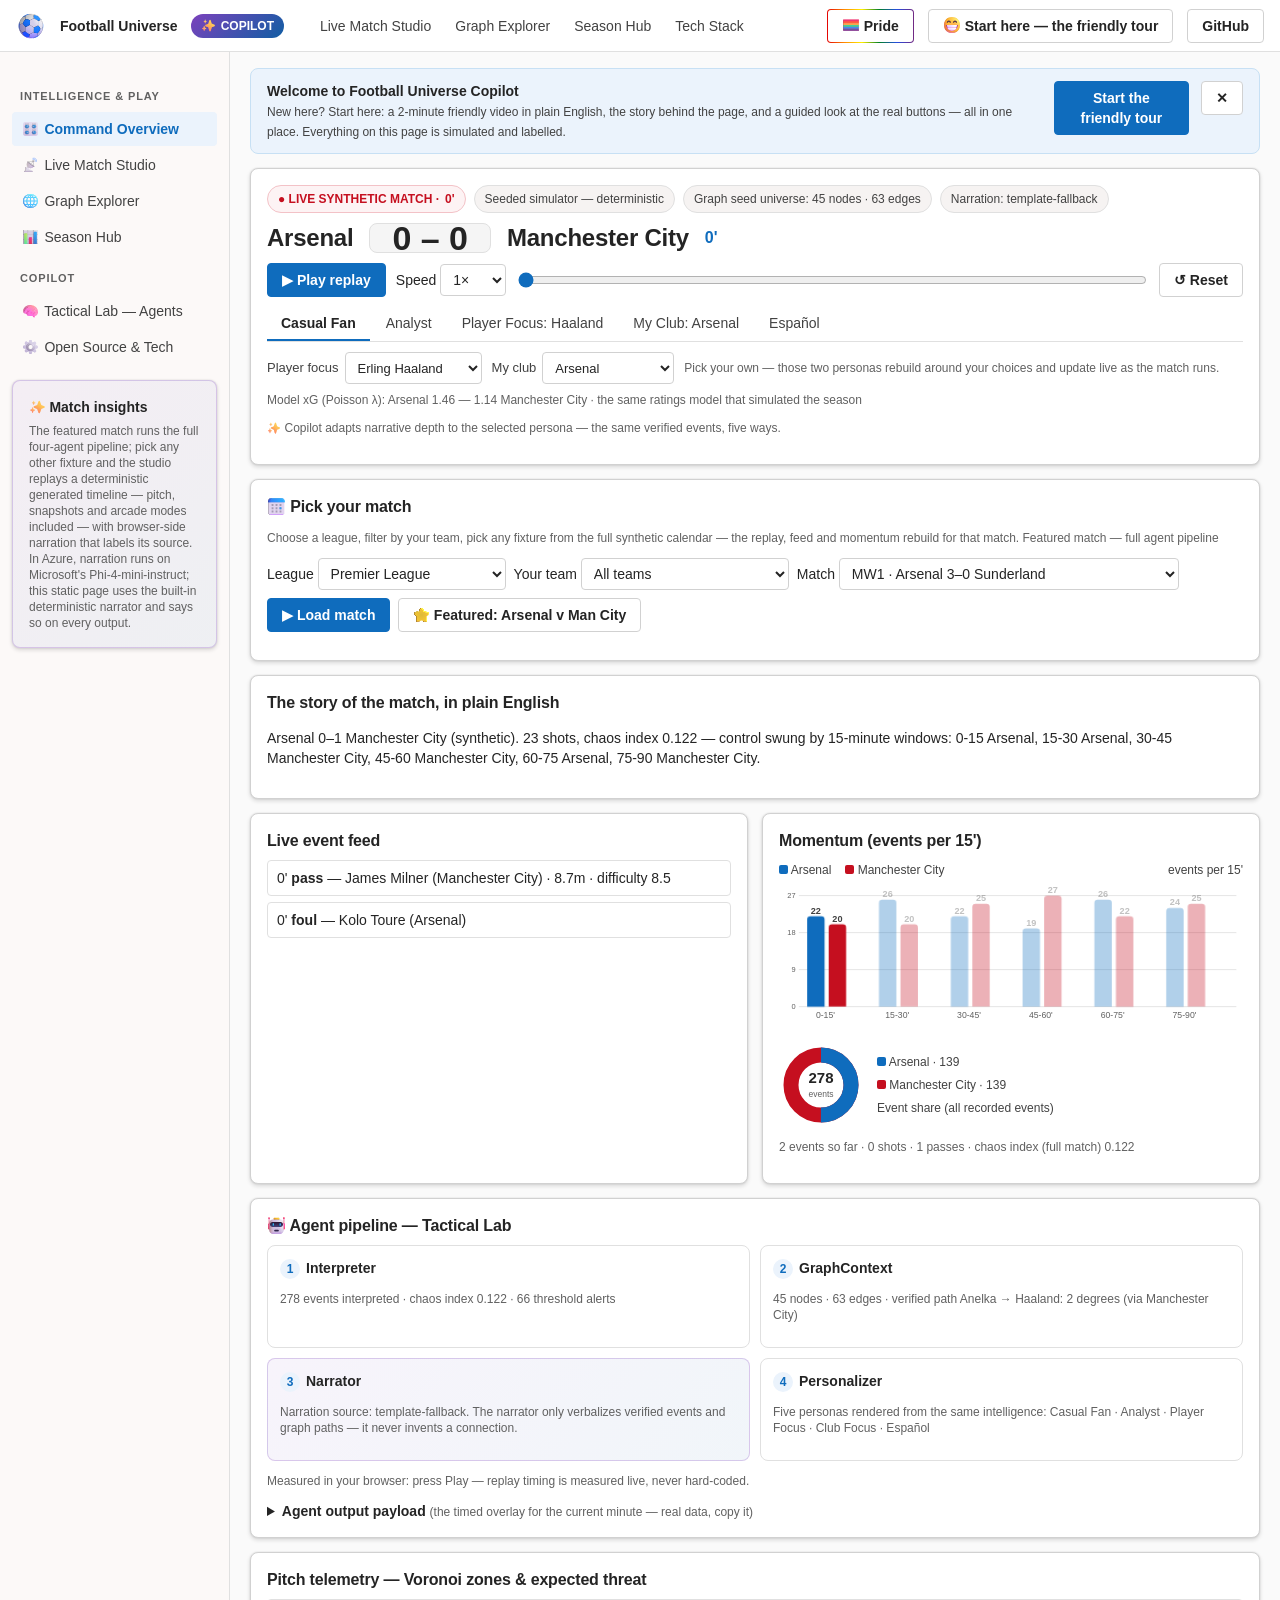
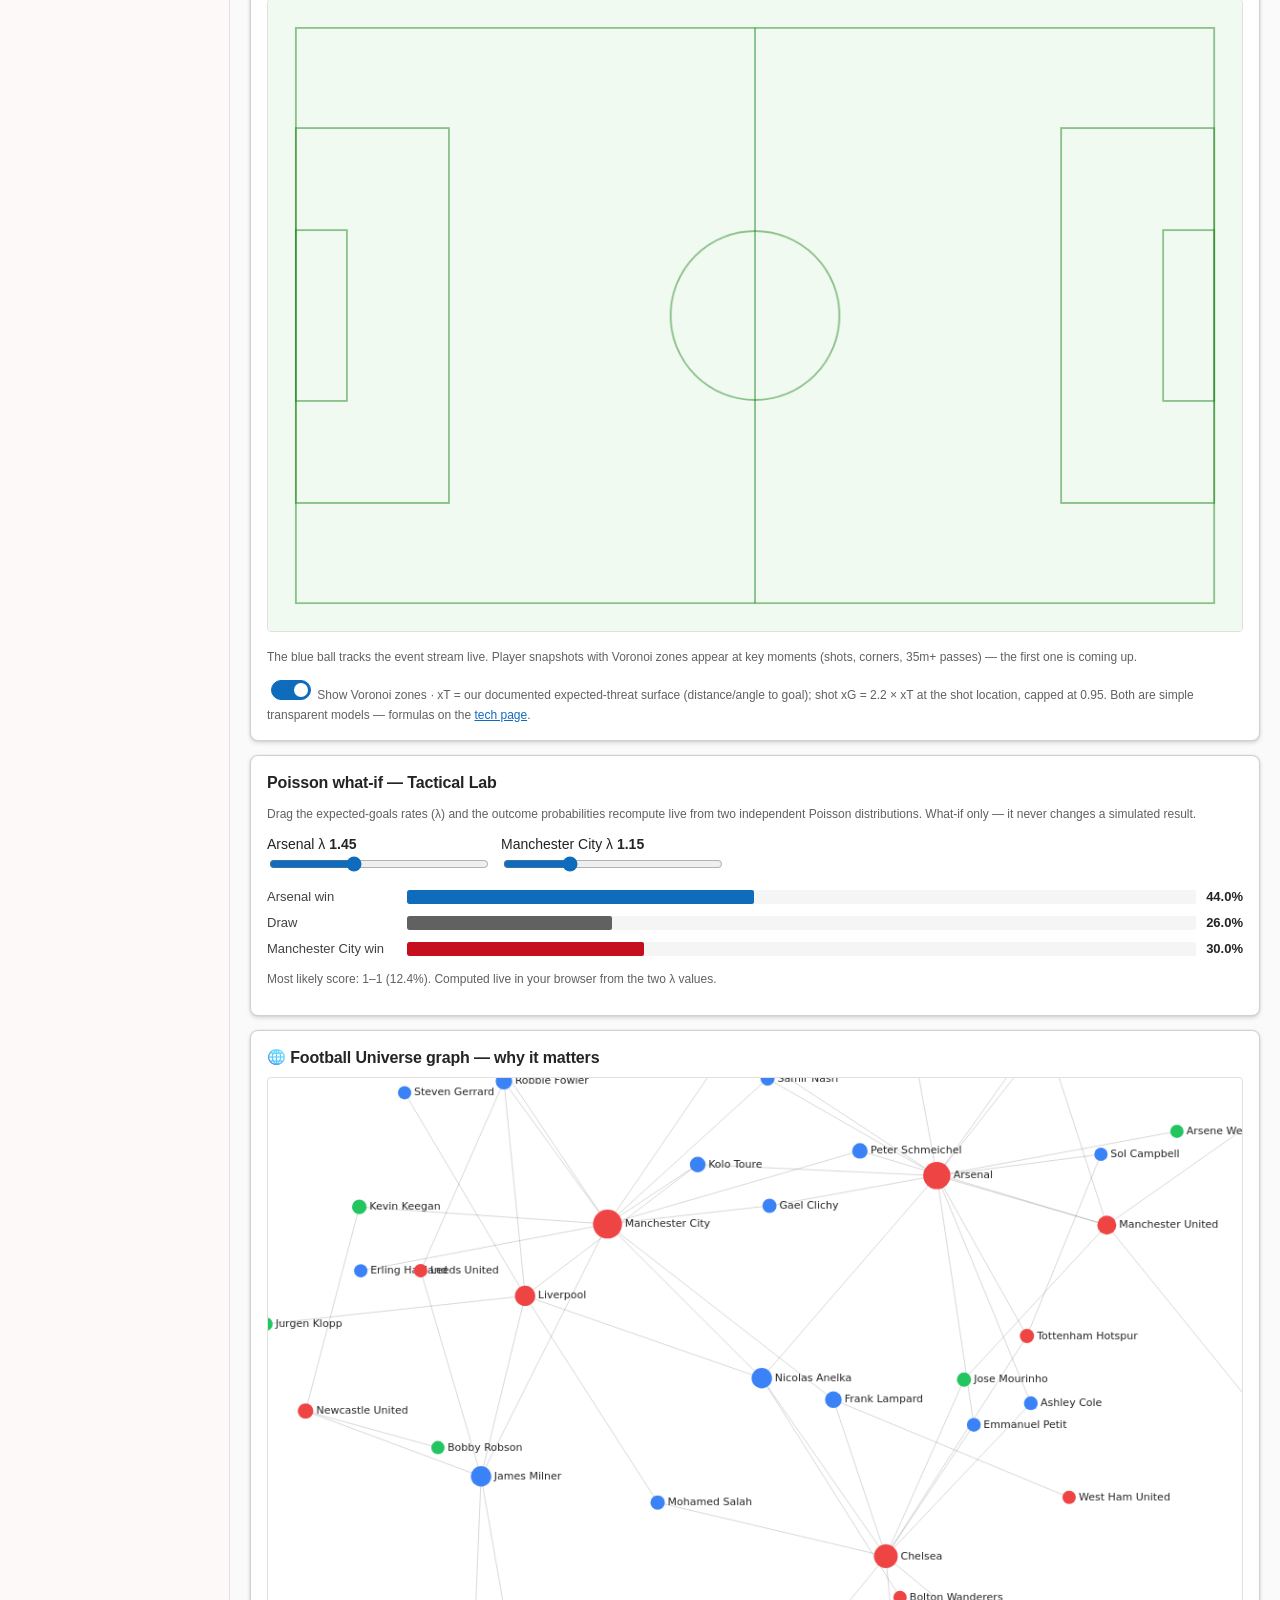
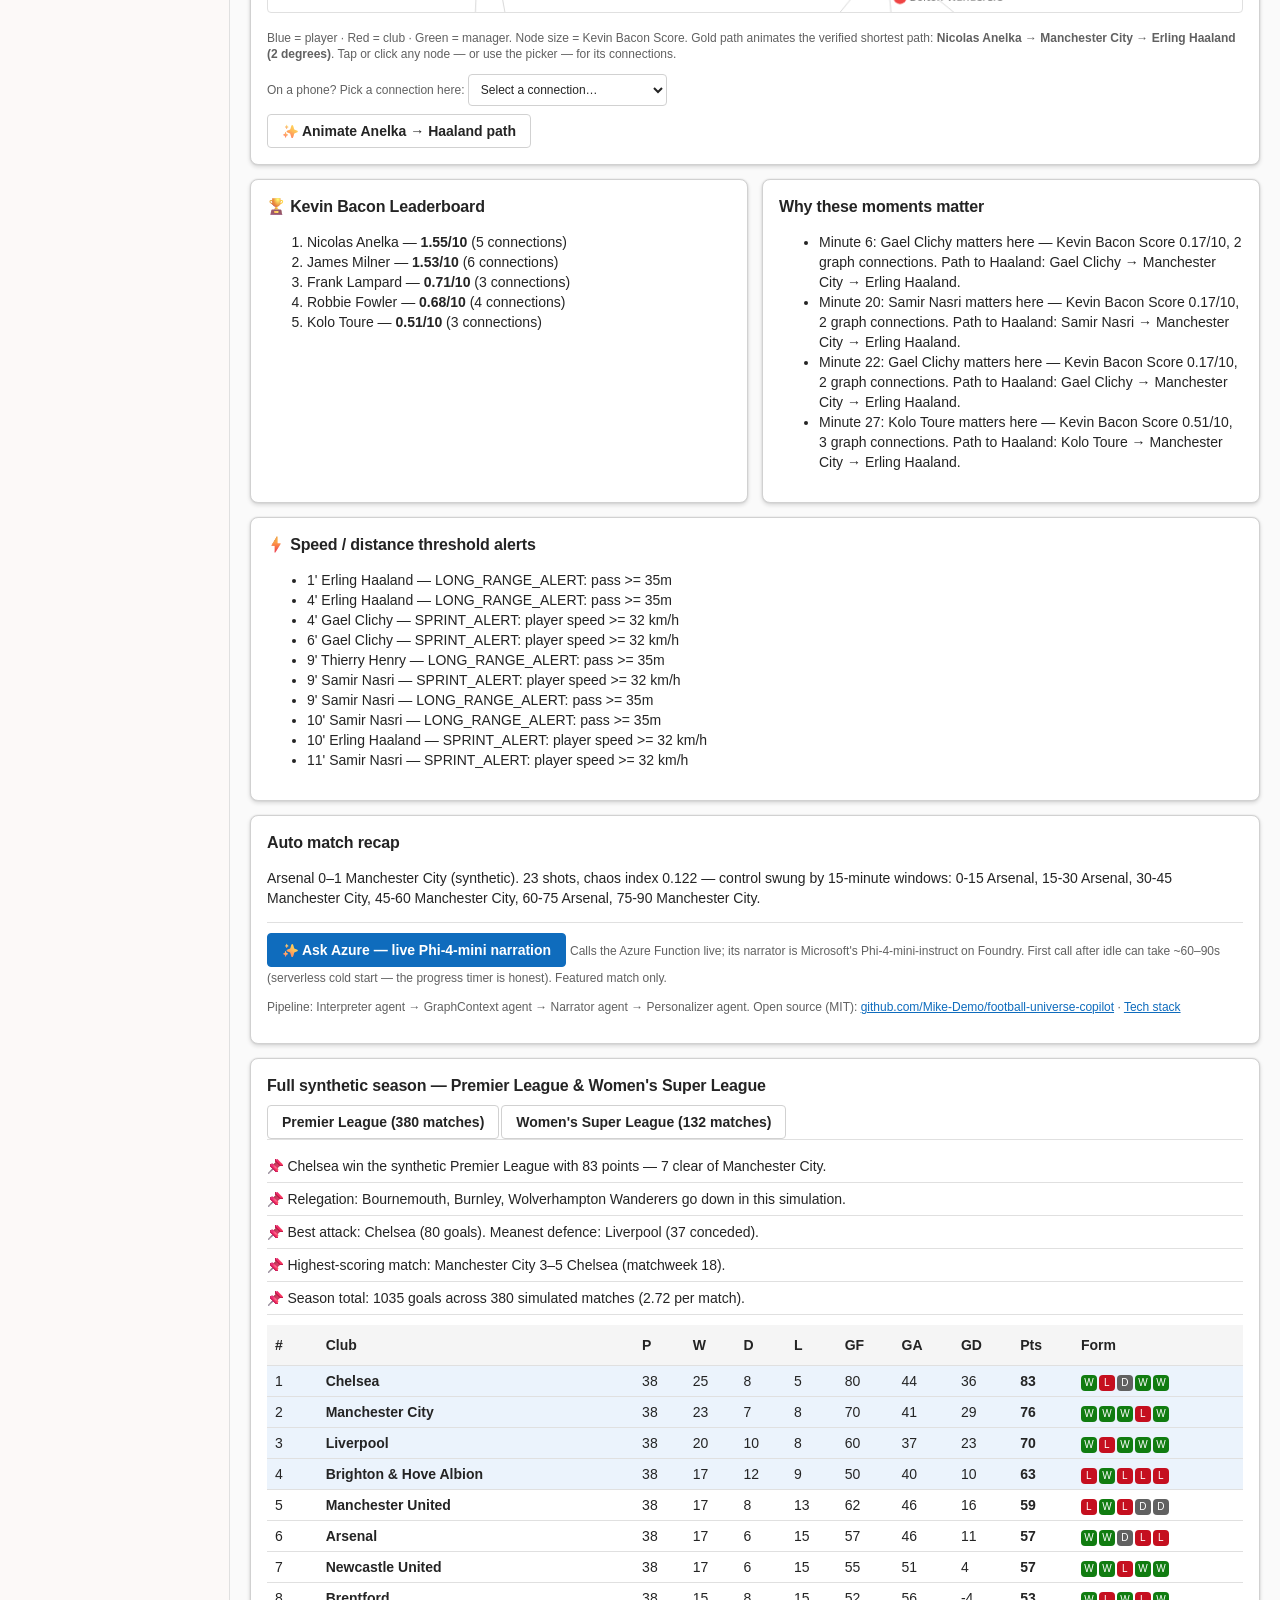
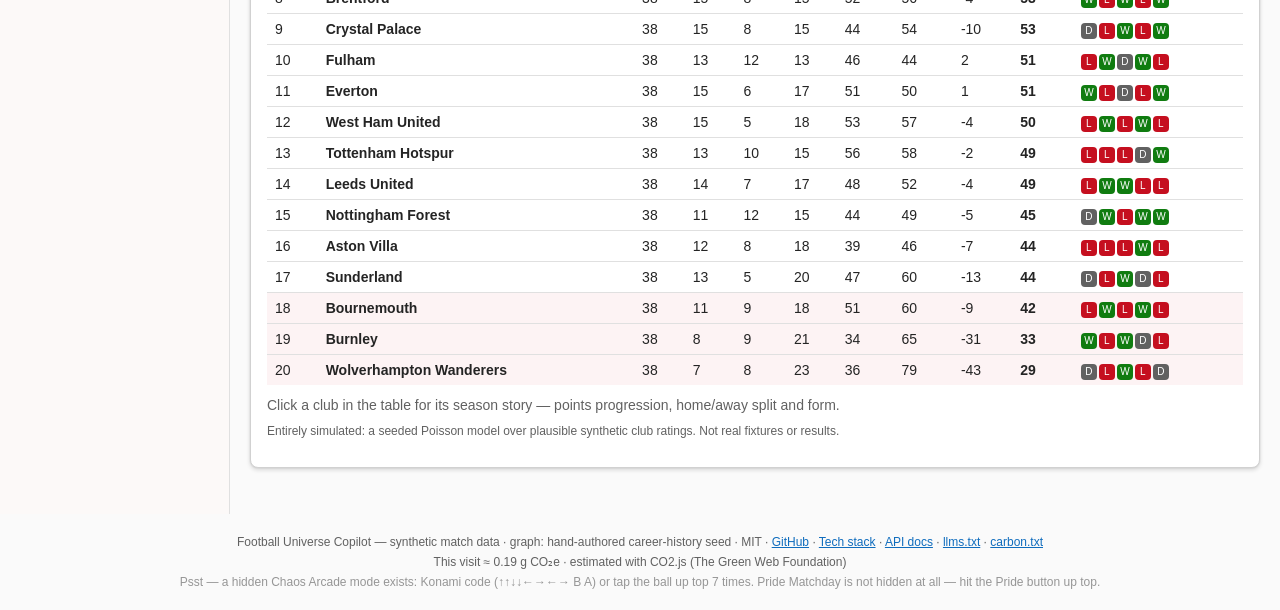
<file: docs/index.html>
<!doctype html>
<html lang="en"><head><meta charset="utf-8"><meta name="viewport" content="width=device-width,initial-scale=1">
<title>Football Universe Copilot — Live Match Intelligence (Synthetic Demo)</title>
<link rel="stylesheet" href="style.css"></head>
<body>
<div class="cmdbar">
  <span class="logo" id="logoBall" title="Football Universe"><img class="fe fe-logo" src="assets/fluent-emoji/soccer-ball.svg" alt="" aria-hidden="true"></span><strong>Football Universe</strong><span class="pill-copilot"><img class="fe" src="assets/fluent-emoji/sparkles.svg" alt="" aria-hidden="true"><span class="pill-text">COPILOT</span></span>
  <nav><a href="#studio">Live Match Studio</a><a href="#graphCard">Graph Explorer</a><a href="#seasonCard">Season Hub</a><a href="tech.html">Tech Stack</a></nav>
  <span class="spacer"></span>
  <button id="prideBtn" class="btn pridebtn" aria-label="Open Pride Matchday mode"><img class="fe" src="assets/fluent-emoji/rainbow-flag.svg" alt=""><span class="ptext"> Pride</span></button>
  <button id="startHereBtn" class="btn startbtn" aria-haspopup="dialog"><img class="fe" src="assets/fluent-emoji/beaming-face.svg" alt="" aria-hidden="true"><span class="ftext"> Start here — the friendly tour</span></button>
  <a class="btn ghbtn" style="text-decoration:none;display:inline-flex;align-items:center" href="https://github.com/Mike-Demo/football-universe-copilot">GitHub</a>
</div>
<div class="shell">
  <aside class="rail">
    <h3>INTELLIGENCE &amp; PLAY</h3>
    <a href="#studio" class="on"><img class="fe" src="assets/fluent-emoji/control-knobs.svg" alt="" aria-hidden="true"> Command Overview</a>
    <a href="#studio"><img class="fe" src="assets/fluent-emoji/satellite-antenna.svg" alt="" aria-hidden="true"> Live Match Studio</a>
    <a href="#graphCard"><img class="fe" src="assets/fluent-emoji/globe-with-meridians.svg" alt="" aria-hidden="true"> Graph Explorer</a>
    <a href="#seasonCard"><img class="fe" src="assets/fluent-emoji/bar-chart.svg" alt="" aria-hidden="true"> Season Hub</a>
    <h3>COPILOT</h3>
    <a href="#agentsCard"><img class="fe" src="assets/fluent-emoji/brain.svg" alt="" aria-hidden="true"> Tactical Lab — Agents</a>
    <a href="tech.html"><img class="fe" src="assets/fluent-emoji/gear.svg" alt="" aria-hidden="true"> Open Source &amp; Tech</a>
    <div class="card" style="margin-top:16px;background:linear-gradient(135deg,rgba(123,66,188,.06),rgba(17,94,163,.06));border-color:rgba(123,66,188,.25)">
      <strong><img class="fe" src="assets/fluent-emoji/sparkles.svg" alt="" aria-hidden="true"> Match insights</strong>
      <p class="small" style="margin:6px 0 0">The featured match runs the full four-agent pipeline; pick any other fixture and the studio replays a deterministic generated timeline — pitch, snapshots and arcade modes included — with browser-side narration that labels its source. In Azure, narration runs on Microsoft's Phi-4-mini-instruct; this static page uses the built-in deterministic narrator and says so on every output.</p>
    </div>
  </aside>
  <main id="studio">
    <div class="banner" id="welcomeBanner">
      <div><strong>Welcome to Football Universe Copilot</strong><br>
      <span class="small" style="color:var(--text-2)">New here? Start here: a 2-minute friendly video in plain English, the story behind the page, and a guided look at the real buttons — all in one place. Everything on this page is simulated and labelled.</span></div>
      <button id="bannerStartBtn" class="primary">Start the friendly tour</button>
      <button id="bannerDismissBtn" class="x" aria-label="Dismiss">✕</button>
    </div>

    <section class="card">
      <div class="chips" style="display:flex;gap:8px;flex-wrap:wrap;margin-bottom:10px">
        <span class="chip live">● LIVE SYNTHETIC MATCH · <span id="chipClock">0'</span></span>
        <span class="chip">Seeded simulator — deterministic</span>
        <span class="chip">Graph seed universe: 45 nodes · 63 edges</span>
        <span class="chip" id="narrChip">Narration: —</span>
      </div>
      <div class="scorebar"><span class="teams" id="homeName">Arsenal</span><span class="score" id="score">0 – 0</span><span class="teams" id="awayName">Manchester City</span><span class="clock" id="clock">0'</span></div>
      <div class="controls">
        <button id="playBtn">▶ Play replay</button>
        <label>Speed <select id="speed"><option value="0.5">0.5×</option><option value="1" selected>1×</option><option value="4">4×</option><option value="12">12×</option><option value="30">30×</option></select></label>
        <input type="range" id="scrub" min="0" max="90" step="0.1" value="0" aria-label="Match minute" style="flex:1;min-width:120px">
        <button id="resetBtn">↺ Reset</button>
      </div>
      <div class="modes" role="group" aria-label="Personalization mode">
        <button data-mode="casual_fan" class="mode active">Casual Fan</button>
        <button data-mode="analyst" class="mode">Analyst</button>
        <button data-mode="player_focus" class="mode">Player Focus: Haaland</button>
        <button data-mode="club_focus" class="mode">My Club: Arsenal</button>
        <button data-mode="es" class="mode">Español</button>
      </div>
      <div class="focusrow">
        <label>Player focus <select id="focusPlayer" aria-label="Choose the player to focus on"></select></label>
        <label>My club <select id="focusClub" aria-label="Choose your club"></select></label>
        <span class="small">Pick your own — those two personas rebuild around your choices and update live as the match runs.</span>
      </div>
      <p class="small" id="xgLine" style="margin-top:8px"></p>
      <p class="small" style="margin-top:2px"><img class="fe" src="assets/fluent-emoji/sparkles.svg" alt="" aria-hidden="true"> Copilot adapts narrative depth to the selected persona — the same verified events, five ways.</p>
    </section>

    <section class="card">
      <h2><img class="fe" src="assets/fluent-emoji/calendar.svg" alt="" aria-hidden="true"> Pick your match</h2>
      <p class="small">Choose a league, filter by your team, pick any fixture from the full synthetic calendar — the replay, feed and momentum rebuild for that match. <span id="matchLabel">Featured match — full agent pipeline</span></p>
      <div class="controls" style="flex-wrap:wrap;gap:8px">
        <label>League <select id="pickLeague"></select></label>
        <label>Your team <select id="pickTeam"></select></label>
        <label>Match <select id="pickMatch" style="max-width:340px"></select></label>
        <button id="loadMatchBtn">▶ Load match</button>
        <button id="featuredBtn"><img class="fe" src="assets/fluent-emoji/star.svg" alt="" aria-hidden="true"> Featured: Arsenal v Man City</button>
      </div>
      <p class="small" id="genStatus"></p>
    </section>

    <section class="card" id="overlayCard" hidden><h2><img class="fe" src="assets/fluent-emoji/television.svg" alt="" aria-hidden="true"> Broadcast overlay — key moment</h2><p id="overlayText"></p></section>
    <section class="card" id="storyCard"><h2 id="modeTitle">The story of the match</h2><p id="modeBody">Press Play.</p></section>

    <div class="grid">
      <section class="card"><h2>Live event feed</h2><ul id="feed" class="feed"></ul></section>
      <section class="card"><h2>Momentum (events per 15')</h2><div id="momentum"></div><p id="liveStats" class="small"></p></section>
    </div>

    <section class="card" id="agentsCard"><h2><img class="fe" src="assets/fluent-emoji/robot.svg" alt="" aria-hidden="true"> Agent pipeline — Tactical Lab</h2>
      <div class="agents">
        <div class="agent"><span class="n">1</span><strong>Interpreter</strong><p class="small" id="agInterpreter">—</p></div>
        <div class="agent"><span class="n">2</span><strong>GraphContext</strong><p class="small" id="agGraph">—</p></div>
        <div class="agent ai"><span class="n">3</span><strong>Narrator</strong><p class="small" id="agNarrator">—</p></div>
        <div class="agent"><span class="n">4</span><strong>Personalizer</strong><p class="small" id="agPersonalizer">—</p></div>
      </div>
      <p class="small" id="perfLine">Measured in your browser: press Play — replay timing is measured live, never hard-coded.</p>
      <details style="margin-top:10px"><summary><strong>Agent output payload</strong> <span class="small">(the timed overlay for the current minute — real data, copy it)</span></summary>
        <pre class="payload" id="payloadPre">{}</pre>
        <button id="copyPayloadBtn">Copy JSON</button>
      </details>
    </section>

    <section class="card" id="pitchCard"><h2>Pitch telemetry — Voronoi zones &amp; expected threat</h2>
      <canvas id="pitch" width="1050" height="680" style="width:100%;height:auto;border:1px solid var(--divider);border-radius:4px" aria-label="Pitch snapshot with Voronoi zones"></canvas>
      <p class="small" id="pitchInfo">Press Play — the snapshot follows the latest key moment. It is fully interactive: click a ringed marker to jump the replay to that moment, tap a player dot to identify the slot, tap the labelled ball carrier to find them in the knowledge graph, or tap any grass to read its xT.</p>
      <label class="small"><input type="checkbox" id="vorToggle" checked> Show Voronoi zones</label>
      <span class="small"> · xT = our documented expected-threat surface (distance/angle to goal); shot xG = 2.2 × xT at the shot location, capped at 0.95. Both are simple transparent models — formulas on the <a href="tech.html">tech page</a>.</span>
    </section>

    <section class="card" id="poissonCard"><h2>Poisson what-if — Tactical Lab</h2>
      <p class="small">Drag the expected-goals rates (λ) and the outcome probabilities recompute live from two independent Poisson distributions. What-if only — it never changes a simulated result.</p>
      <div class="controls"><label><span id="lamHName">Home</span> λ <strong id="lamHV"></strong><br><input type="range" id="lamH" min="0.2" max="3.5" step="0.05" style="width:220px"></label>
      <label><span id="lamAName">Away</span> λ <strong id="lamAV"></strong><br><input type="range" id="lamA" min="0.2" max="3.5" step="0.05" style="width:220px"></label></div>
      <div id="poiOut"></div>
    </section>

    <section class="card" id="graphCard"><h2><img class="fe" src="assets/fluent-emoji/globe-with-meridians.svg" alt="" aria-hidden="true"> Football Universe graph — why it matters</h2>
      <canvas id="graph" width="1020" height="560" aria-label="Force directed graph of players, clubs and managers"></canvas>
      <p class="small">Blue = player · Red = club · Green = manager. Node size = Kevin Bacon Score. Gold path animates the verified shortest path: <strong>Nicolas Anelka → Manchester City → Erling Haaland (2 degrees)</strong>. Tap or click any node — or use the picker — for its connections.</p>
      <p id="nodeInfo" class="small"></p>
      <label class="small">On a phone? Pick a connection here: <select id="nodeSelect" style="max-width:320px"></select></label>
      <div style="margin-top:8px"><button id="pathBtn"><img class="fe" src="assets/fluent-emoji/sparkles.svg" alt="" aria-hidden="true"> Animate Anelka → Haaland path</button></div>
    </section>

    <div class="grid">
      <section class="card"><h2><img class="fe" src="assets/fluent-emoji/trophy.svg" alt="" aria-hidden="true"> Kevin Bacon Leaderboard</h2><ol id="board"></ol></section>
      <section class="card"><h2>Why these moments matter</h2><ul id="why"></ul></section>
    </div>
    <section class="card"><h2><img class="fe" src="assets/fluent-emoji/high-voltage.svg" alt="" aria-hidden="true"> Speed / distance threshold alerts</h2><ul id="alerts"></ul></section>
    <section class="card"><h2>Auto match recap</h2><p id="recap"></p>
    <div style="border-top:1px solid var(--divider);margin-top:10px;padding-top:10px">
      <button id="azureBtn" class="primary"><img class="fe" src="assets/fluent-emoji/sparkles.svg" alt="" aria-hidden="true"> Ask Azure — live Phi-4-mini narration</button>
      <span class="small"> Calls the Azure Function live; its narrator is Microsoft's Phi-4-mini-instruct on Foundry. First call after idle can take ~60–90s (serverless cold start — the progress timer is honest). Featured match only.</span>
      <p class="small" id="azureStatus" style="margin-top:8px"></p>
      <div id="azureOut"></div>
    </div>
    <p class="small">Pipeline: Interpreter agent → GraphContext agent → Narrator agent → Personalizer agent. Open source (MIT): <a href="https://github.com/Mike-Demo/football-universe-copilot">github.com/Mike-Demo/football-universe-copilot</a> · <a href="tech.html">Tech stack</a></p></section>

    <section class="card" id="seasonCard">
      <h2>Full synthetic season — Premier League &amp; Women's Super League</h2>
      <div class="modes" style="margin-bottom:10px">
        <button class="btn" data-league="premier_league">Premier League (380 matches)</button>
        <button class="btn" data-league="wsl">Women's Super League (132 matches)</button>
      </div>
      <div id="seasonStories" style="margin-bottom:10px"></div>
      <div style="overflow-x:auto"><table id="seasonTable"></table></div>
      <div id="clubDetail" style="margin-top:10px;color:var(--muted)">Click a club in the table for its season story — points progression, home/away split and form.</div>
      <p class="small" style="margin-top:8px">Entirely simulated: a seeded Poisson model over plausible synthetic club ratings. Not real fixtures or results.</p>
    </section>
  </main>
</div>
<footer class="sitefoot">
  <p class="small">Football Universe Copilot — synthetic match data · graph: hand-authored career-history seed · MIT · <a href="https://github.com/Mike-Demo/football-universe-copilot">GitHub</a> · <a href="tech.html">Tech stack</a> · <a href="api.html">API docs</a> · <a href="llms.txt">llms.txt</a> · <a href="carbon.txt">carbon.txt</a></p>
  <p class="small" data-co2-estimate></p>
  <p class="small" style="opacity:.65">Psst — a hidden Chaos Arcade mode exists: Konami code (↑↑↓↓←→←→ B A) or tap the ball up top 7 times. Pride Matchday is not hidden at all — hit the Pride button up top.</p>
</footer>

<div id="chaos" hidden role="dialog" aria-modal="true" aria-label="Chaos Arcade hidden replay mode">
  <div class="chaos-top">
    <span class="chaos-egg"><img class="fe" src="assets/fluent-emoji/star-struck.svg" alt=""></span>
    <div class="chaos-title"><strong>SECRET EASTER EGG UNLOCKED: CHAOS REPLAY MODE</strong><span class="small">A joke skin over the same verified synthetic match — every number below is arcade math on real events, formulas included.</span></div>
    <span class="chaos-fx-on">CHAOS FX: ON</span>
    <button id="chaosClose" class="chaos-btn">✕ Exit chaos</button>
  </div>
  <div class="chaos-grid">
    <section class="chaos-card chaos-scrubcard">
      <div class="chaos-matchline"><strong id="chaosScore">—</strong><span id="chaosClock" class="chaos-clock"></span><span id="chaosVar" class="chaos-var"></span></div>
      <div id="chaosKeys" class="chaos-keys" role="group" aria-label="Match keyframes"></div>
      <div class="chaos-transport">
        <button id="chaosPlay" class="chaos-btn chaos-play" aria-label="Play or pause">⏸</button>
        <button id="chaosBack" class="chaos-btn" aria-label="Back ten minutes">−10'</button>
        <button id="chaosFwd" class="chaos-btn" aria-label="Forward ten minutes">+10'</button>
        <span id="chaosKeyName" class="small"></span>
      </div>
      <div class="chaos-cams"><span class="small">ARCADE CAMERA DIRECTOR</span>
        <button class="chaos-cam on" data-cam="tactical">Tactical High</button>
        <button class="chaos-cam" data-cam="retro">Retro 16-Bit</button>
        <button class="chaos-cam" data-cam="keeper">Keeper POV</button>
        <button class="chaos-cam" data-cam="rocket">Rocket Ball Cam</button>
        <span id="chaosHud" class="small"></span>
      </div>
    </section>
    <section class="chaos-card chaos-stage">
      <div class="chaos-rec"><span class="chaos-dot"></span> REC [EASTER EGG CAM] <span id="chaosRecClock"></span><span id="chaosLock" class="chaos-lock"></span></div>
      <canvas id="chaosCanvas" width="1050" height="680" aria-label="Chaos arcade pitch"></canvas>
      <div class="chaos-stagebar"><span id="chaosSnapLine" class="small"></span><button id="chaosConfetti" class="chaos-btn chaos-confetti">Trigger Goal Confetti</button></div>
    </section>
    <section class="chaos-card chaos-stands">
      <div id="standHome" class="stand"></div>
      <div id="standAway" class="stand"></div>
      <p class="small chaos-fine">Stand sentiment is arcade math on the live score + momentum windows — not biometrics, obviously.</p>
    </section>
    <section class="chaos-card chaos-sound">
      <h3>CHAOS SOUNDBOARD &amp; MODIFIERS</h3>
      <div class="chaos-soundgrid">
        <button class="chaos-fx" data-fx="airhorn" aria-label="Trigger airhorn blast"><img class="fe" src="assets/fluent-emoji/loudspeaker.svg" alt=""> Airhorn Blast<span>Synth honk, Web Audio</span></button>
        <button class="chaos-fx" data-fx="pizza" aria-label="Throw a pizza slice"><img class="fe" src="assets/fluent-emoji/pizza.svg" alt=""> Throw Pizza Slice<span>Tunnel drama, airborne</span></button>
        <button class="chaos-fx" data-fx="flamingo" aria-label="Summon the flamingo pitch invader"><img class="fe" src="assets/fluent-emoji/flamingo.svg" alt=""> Summon Flamingo<span>Sir Flappy, pitch invader</span></button>
        <button class="chaos-fx" data-fx="confetti" aria-label="Trigger a confetti storm"><img class="fe" src="assets/fluent-emoji/party-popper.svg" alt=""> Confetti Storm<span>Full-pitch tifo blast</span></button>
        <button class="chaos-fx" data-fx="aura" aria-label="Give the ball carrier a Saiyan goal aura"><img class="fe" src="assets/fluent-emoji/high-voltage.svg" alt=""> Saiyan Goal Aura<span>Neon glow 9000</span></button>
        <button class="chaos-fx" data-fx="tifo" aria-label="Drop the giant tifo"><img class="fe" src="assets/fluent-emoji/fireworks.svg" alt=""> Giant Tifo Drop<span>Whole-stand cover</span></button>
      </div>
      <p id="chaosFxLine" class="small">Ready. Tap a modifier — the pitch obeys.</p>
    </section>
    <section class="chaos-card chaos-tele">
      <div class="chaos-tile"><span class="small">SALTY TELEMETRY</span><strong id="teleTears">—</strong><span class="small" id="teleTearsCap"></span></div>
      <div class="chaos-tile"><span class="small">EXPECTED GIGGLES (xG)</span><strong id="teleGiggles">—</strong><span class="small" id="teleGigglesCap"></span></div>
      <div class="chaos-tile"><span class="small">COMMUNITY HIGH FIVES</span><strong id="teleFives">—</strong><span class="small" id="teleFivesCap"></span></div>
      <div class="chaos-tile"><span class="small">ACOUSTIC PEAK</span><strong id="teleDb">—</strong><span class="small" id="teleDbCap"></span></div>
    </section>
  </div>
</div>

<div id="pride" hidden role="dialog" aria-modal="true" aria-label="Pride Matchday mode">
  <div class="pride-rainbowbar"></div>
  <div class="chaos-top">
    <span class="chaos-egg pride-egg"><img class="fe" src="assets/fluent-emoji/rainbow-flag.svg" alt=""></span>
    <div class="chaos-title"><strong>PRIDE MATCHDAY EDITION — LOVE WINS</strong><span class="small">A rainbow stadium skin over the same verified synthetic match. A tribute to the Global Pride Parties at WordCamps — football is for everyone.</span></div>
    <span class="chaos-fx-on pride-fx">PRIDE FX: ACTIVE</span>
    <button id="prideClose" class="chaos-btn">✕ Exit pride</button>
  </div>
  <div class="chaos-grid">
    <section class="chaos-card chaos-scrubcard">
      <div class="chaos-matchline"><strong id="prideScore">—</strong><span id="prideClock" class="chaos-clock"></span><span class="pride-tag">#FootballIsForEveryone</span></div>
      <div class="pride-barwrap"><div class="pride-bar"><div id="prideBarHome" class="pride-bar-home"></div><div id="prideBarAway" class="pride-bar-away"></div></div><div class="pride-barlabels"><span id="prideHomeLabel"></span><span id="prideAwayLabel"></span></div></div>
      <div id="prideKeys" class="chaos-keys" role="group" aria-label="Match keyframes"></div>
      <div class="chaos-transport">
        <button id="pridePlay" class="chaos-btn chaos-play" aria-label="Play or pause">⏸</button>
        <button id="prideBack" class="chaos-btn" aria-label="Back ten minutes">−10'</button>
        <button id="prideFwd" class="chaos-btn" aria-label="Forward ten minutes">+10'</button>
        <span id="prideKeyName" class="small"></span>
      </div>
      <div class="chaos-cams"><span class="small">DIRECTOR ANGLE</span>
        <button class="pride-cam chaos-cam on" data-cam="tactical">Tactical Pride High</button>
        <button class="pride-cam chaos-cam" data-cam="retro">Retro Rainbow Cam</button>
        <button class="pride-cam chaos-cam" data-cam="keeper">Keeper POV · Glitter</button>
        <button class="pride-cam chaos-cam" data-cam="rocket">Rainbow Rocket Cam</button>
      </div>
    </section>
    <section class="chaos-card chaos-stage pride-stage">
      <div class="chaos-rec"><span class="chaos-dot"></span> REC [PRIDE CAM] <span id="prideRecClock"></span><span id="prideLock" class="chaos-lock"></span></div>
      <div id="prideGoalBanner" hidden>GOOOAAAL OF LOVE!</div>
      <canvas id="prideCanvas" width="1050" height="680" aria-label="Pride rainbow pitch"></canvas>
      <div class="chaos-stagebar"><span id="prideSnapLine" class="small"></span><button id="prideConfetti" class="chaos-btn pride-cannon">TRIGGER RAINBOW CONFETTI CANNON</button></div>
    </section>
    <section class="chaos-card chaos-stands">
      <div id="prideStandHome" class="stand"></div>
      <div id="prideStandAway" class="stand"></div>
      <p class="small chaos-fine">Both ends, all love — the sentiment is the same arcade math as Chaos mode, framed the Pride way: nobody's despair counts here.</p>
    </section>
    <section class="chaos-card chaos-sound">
      <h3>PRIDE SOUNDBOARD</h3>
      <div class="chaos-soundgrid">
        <button class="pride-fx chaos-fx" data-fx="airhorn" aria-label="Trigger the rainbow airhorn"><img class="fe" src="assets/fluent-emoji/loudspeaker.svg" alt=""> Rainbow Airhorn<span>Honk, but fabulous</span></button>
        <button class="pride-fx chaos-fx" data-fx="disco" aria-label="Drop the disco ball"><img class="fe" src="assets/fluent-emoji/sparkles.svg" alt=""> Disco Ball Drop<span>Glitter over the pitch</span></button>
        <button class="pride-fx chaos-fx" data-fx="flamingo" aria-label="Call Sir Flappy"><img class="fe" src="assets/fluent-emoji/flamingo.svg" alt=""> Sir Flappy Call<span>The icon returns</span></button>
        <button class="pride-fx chaos-fx" data-fx="smoke" aria-label="Trigger the pride smoke storm"><img class="fe" src="assets/fluent-emoji/rainbow.svg" alt=""> Pride Smoke Storm<span>Rainbow flares, both ends</span></button>
        <button class="pride-fx chaos-fx" data-fx="aura" aria-label="Give the ball carrier the prismatic aura"><img class="fe" src="assets/fluent-emoji/high-voltage.svg" alt=""> Prismatic Aura<span>Over 9000, in rainbow</span></button>
        <button class="pride-fx chaos-fx" data-fx="tifo" aria-label="Drop the giant love tifo"><img class="fe" src="assets/fluent-emoji/red-heart.svg" alt=""> Giant Love Tifo<span>LOVE WINS, full stand</span></button>
      </div>
      <p id="prideFxLine" class="small">Ready. Everybody in.</p>
    </section>
    <section class="chaos-card chaos-tele">
      <div class="chaos-tile"><span class="small">HUGS &amp; HIGH FIVES</span><strong id="pTeleFives">—</strong><span class="small" id="pTeleFivesCap"></span></div>
      <div class="chaos-tile"><span class="small">HAPPY PRIDE TEARS</span><strong id="pTeleTears">—</strong><span class="small" id="pTeleTearsCap"></span></div>
      <div class="chaos-tile"><span class="small">ACOUSTIC PRIDE PEAK</span><strong id="pTeleDb">—</strong><span class="small" id="pTeleDbCap"></span></div>
      <div class="chaos-tile"><span class="small">EXPECTED GIGGLES (xG)</span><strong id="pTeleGiggles">—</strong><span class="small" id="pTeleGigglesCap"></span></div>
    </section>
  </div>
</div>
<div id="startHere" hidden>
  <div class="start-box" role="dialog" aria-modal="true" aria-labelledby="startTitle">
    <div class="start-head">
      <h2 id="startTitle"><img class="fe" src="assets/fluent-emoji/beaming-face.svg" alt="" aria-hidden="true"> Start here — the friendly tour</h2>
      <button id="startClose" class="start-x" aria-label="Close the friendly tour">✕</button>
    </div>
    <div class="start-body">
      <section class="start-step" data-step="0">
        <h3><img class="fe" src="assets/fluent-emoji/television.svg" alt="" aria-hidden="true"> Watch: the whole idea in two minutes</h3>
        <p>New here? Welcome in. This page is a football companion. It watches a match with you and explains what is happening, and why it matters, in words anyone can follow. No football brain required. No computer brain required either. This short video tells the whole story — or step through it below, at your own pace.</p>
        <video id="startVideo" class="start-video" controls preload="metadata" playsinline poster="assets/friendly-poster.jpg">
          <source src="https://fucstpv4pnqx2o2t4y.blob.core.windows.net/media/football-universe-friendly-1080p.mp4" type="video/mp4">
        </video>
        <p class="small start-videolinks">Video hosted on Azure Blob Storage · <a href="https://fucstpv4pnqx2o2t4y.blob.core.windows.net/media/football-universe-friendly-4k.mp4">Full-quality 4K version</a> · <a href="https://www.youtube.com/watch?v=RPxx-0EvKbw" target="_blank" rel="noopener">Watch on YouTube</a></p>
      </section>
      <section class="start-step" data-step="1" hidden>
        <h3><img class="fe" src="assets/fluent-emoji/globe-with-meridians.svg" alt="" aria-hidden="true"> The two-steps-apart story</h3>
        <p>You might think Nicolas Anelka and Erling Haaland have nothing to do with each other. They played in different times and never shared a pitch. But this page keeps a big map of who played where, and on that map the two of them are only two steps apart: Anelka played for Manchester City, and so did Haaland. It works like friends of friends. You may never have met someone, yet you share a friend. Football is full of hidden links like that, and finding them is half the fun here.</p>
        <p><button class="start-live" data-goto="#graphCard" data-click="#pathBtn">▶ See it live — animate the Anelka → Haaland path</button></p>
      </section>
      <section class="start-step" data-step="2" hidden>
        <h3><img class="fe" src="assets/fluent-emoji/sparkles.svg" alt="" aria-hidden="true"> Meet the four helpers</h3>
        <p>Four helpers share the work, like a little team behind the curtain:</p>
        <ul>
          <li><strong>The reader</strong> watches the match closely and writes down everything that happens: every pass, shot, and goal.</li>
          <li><strong>The memory</strong> remembers how all the players and clubs connect to each other, going back years.</li>
          <li><strong>The storyteller</strong> turns those notes into the story of the match, as it unfolds.</li>
          <li><strong>The shaper</strong> adjusts the story to fit you. Want it short and simple? Following one favourite player? Cheering for one club? The same match, retold your way.</li>
        </ul>
        <p><button class="start-live" data-goto="#agentsCard">▶ Meet them live — the four helpers at work</button></p>
      </section>
      <section class="start-step" data-step="3" hidden>
        <h3><img class="fe" src="assets/fluent-emoji/television.svg" alt="" aria-hidden="true"> A recap written on the spot</h3>
        <p>In the match area there is a button marked Ask Azure. Tap it, and a real AI writes a fresh recap of the match for you, right there and then. Nothing is copied from a script. And this page always tells you where the words came from, so you can see whether a recap was written fresh for you or filled in with a ready-made summary. No pretending, ever.</p>
        <p><button class="start-live" data-goto="#azureBtn">▶ Find it live — the Ask Azure button</button></p>
      </section>
      <section class="start-step" data-step="4" hidden>
        <h3><img class="fe" src="assets/fluent-emoji/party-popper.svg" alt="" aria-hidden="true"> Two fun extras</h3>
        <p><strong>Chaos Arcade</strong> turns the same match into a silly arcade game, with confetti, sound effects, and daft camera angles. <strong>Pride Matchday</strong> dresses the same match in rainbows, because football is for everyone. Same match underneath, just dressed up for fun.</p>
        <p><button class="start-live" data-open="pride">▶ Try one live — open Pride Matchday</button></p>
        <p class="small">Chaos Arcade is a hidden extra: tap the ball at the top of the page 7 times (or use the Konami code) once you are back on the page.</p>
      </section>
      <section class="start-step" data-step="5" hidden>
        <h3><img class="fe" src="assets/fluent-emoji/pushpin.svg" alt="" aria-hidden="true"> One honest note</h3>
        <p>The matches on this page are made up. A computer invented them for practice, so no real results are on the line. The players and clubs are real, and so are the links between them. The games themselves never actually happened.</p>
        <p>That is the whole tour. Use “Pick your match” to choose your team and any fixture from the full 512-match calendar — the featured Arsenal v Man City match runs the deepest pipeline — then press Play and watch the helpers work.</p>
        <p class="start-cta"><button id="startTry" class="primary">Pick a match and press play</button></p>
      </section>
    </div>
    <div class="start-nav">
      <button id="startBack">← Back</button>
      <span class="start-dots" id="startDots" aria-hidden="true"></span>
      <span class="small" id="startStepLabel"></span>
      <button id="startNext" class="primary">Next →</button>
    </div>
  </div>
</div>
<div id="dock" hidden role="complementary" aria-label="Copilot live commentary">
  <img class="fe" src="assets/fluent-emoji/sparkles.svg" alt="" aria-hidden="true">
  <div class="dock-main"><strong id="dockTitle">Copilot live</strong><p id="dockBody">Press Play — the commentary anchors here while the match runs, wherever you scroll.</p></div>
  <button id="dockPlay" aria-label="Play or pause the replay">⏸</button>
  <button id="dockClose" aria-label="Hide the commentary dock">✕</button>
</div>
<nav id="tabbar" aria-label="Sections">
  <a href="#studio"><img class="fe fe-tab" src="assets/fluent-emoji/satellite-antenna.svg" alt="" aria-hidden="true"><span>Studio</span></a>
  <a href="#pitchCard"><img class="fe fe-tab" src="assets/fluent-emoji/bullseye.svg" alt="" aria-hidden="true"><span>Pitch</span></a>
  <a href="#graphCard"><img class="fe fe-tab" src="assets/fluent-emoji/globe-with-meridians.svg" alt="" aria-hidden="true"><span>Graph</span></a>
  <a href="#seasonCard"><img class="fe fe-tab" src="assets/fluent-emoji/bar-chart.svg" alt="" aria-hidden="true"><span>Season</span></a>
</nav>
<script src="app.js"></script>
<script src="assets/co2.min.js"></script>
<script src="assets/co2-footer.js"></script>
<script>
let SEASON=null, LEAGUE='premier_league';
function formBadges(f){return f.map(x=>'<span style="display:inline-block;width:16px;height:16px;line-height:16px;text-align:center;border-radius:4px;font-size:10px;margin-right:2px;background:'+({W:'#107C10',D:'#616161',L:'#C50F1F'}[x])+';color:#fff">'+x+'</span>').join('')}
function renderSeason(){
  const lg=SEASON[LEAGUE]; if(!lg) return;
  document.getElementById('seasonStories').innerHTML=lg.narratives.map(n=>'<div class="ev"><img class="fe" src="assets/fluent-emoji/pushpin.svg" alt="" aria-hidden="true"> '+n+'</div>').join('');
  let h='<tr><th>#</th><th>Club</th><th>P</th><th>W</th><th>D</th><th>L</th><th>GF</th><th>GA</th><th>GD</th><th>Pts</th><th>Form</th></tr>';
  lg.standings.forEach(r=>{const z=r.zone==='relegation'?'background:#FDF3F4':(r.zone==='ucl'||r.zone==='champions')?'background:#EBF3FC':'';
    h+='<tr data-club="'+r.club+'" style="cursor:pointer;'+z+'"><td>'+r.position+'</td><td><b>'+r.club+'</b></td><td>'+r.played+'</td><td>'+r.won+'</td><td>'+r.drawn+'</td><td>'+r.lost+'</td><td>'+r.gf+'</td><td>'+r.ga+'</td><td>'+r.gd+'</td><td><b>'+r.points+'</b></td><td>'+formBadges(r.form)+'</td></tr>'});
  const tb=document.getElementById('seasonTable'); tb.innerHTML=h;
  tb.querySelectorAll('tr[data-club]').forEach(tr=>tr.onclick=()=>clubDetail(tr.dataset.club));
}
function clubDetail(name){
  const r=SEASON[LEAGUE].standings.find(x=>x.club===name); if(!r) return;
  const prog=r.progression, max=Math.max(...prog), W=640, H=118, base=96, top=10;
  const X=i=>30+(W-44)*i/(prog.length-1), Y=p=>base-(base-top)*p/max;
  let grid=''; for(let i=0;i<=3;i++){const v=Math.round(max*i/3), y=Y(v); grid+='<line x1="30" x2="'+(W-14)+'" y1="'+y+'" y2="'+y+'" stroke="#E0E0E0"/><text x="26" y="'+(y+3)+'" font-size="9" fill="#616161" text-anchor="end">'+v+'</text>';}
  let d=''; prog.forEach((p,i)=>{ if(!i){d='M'+X(0)+','+Y(p);} else { const px=X(i-1), py=Y(prog[i-1]), cx=(px+X(i))/2; d+=' C'+cx+','+py+' '+cx+','+Y(p)+' '+X(i)+','+Y(p); } });
  const area=d+' L'+X(prog.length-1)+','+base+' L'+X(0)+','+base+' Z';
  let xl=''; for(let i=0;i<prog.length;i+=6){ xl+='<text x="'+X(i)+'" y="'+(base+13)+'" font-size="9" fill="#616161" text-anchor="middle">GW'+(i+1)+'</text>'; }
  const chart='<svg viewBox="0 0 '+W+' '+H+'" style="width:100%;height:auto" role="img" aria-label="Line chart of points progression"><defs><linearGradient id="pg" x1="0" y1="0" x2="0" y2="1"><stop offset="0" stop-color="#0F6CBD" stop-opacity=".16"/><stop offset="1" stop-color="#0F6CBD" stop-opacity="0"/></linearGradient></defs>'+grid+'<path d="'+area+'" fill="url(#pg)"/><path d="'+d+'" fill="none" stroke="#0F6CBD" stroke-width="2.5" stroke-linecap="round" style="stroke-dasharray:1400;stroke-dashoffset:1400;animation:linedraw var(--durSlower,400ms) var(--curveEasyEase, ease) forwards"/><circle cx="'+X(prog.length-1)+'" cy="'+Y(prog[prog.length-1])+'" r="3.5" fill="#0F6CBD" stroke="#fff" stroke-width="1.5"/>'+xl+'</svg>';
  document.getElementById('clubDetail').innerHTML='<b style="color:var(--text)">'+r.club+'</b> — finished '+r.position+''+({1:'st',2:'nd',3:'rd'}[r.position]||'th')+' with '+r.points+' points ('+r.won+'W '+r.drawn+'D '+r.lost+'L, GD '+(r.gd>0?'+':'')+r.gd+'). Home points '+r.home_points+' · Away points '+r.away_points+'.'+chart+'<div style="font-size:11px">Points progression across all '+prog.length+' matchweeks (Fluent UI v9 LineChart anatomy, drawn as SVG).</div>';
}
fetch('season.json').then(r=>r.json()).then(s=>{SEASON=s;renderSeason()}).catch(()=>{document.getElementById('seasonStories').textContent='Season data failed to load.'});
document.querySelectorAll('[data-league]').forEach(b=>b.onclick=()=>{LEAGUE=b.dataset.league;renderSeason()});
</script>
</body></html>
</file>
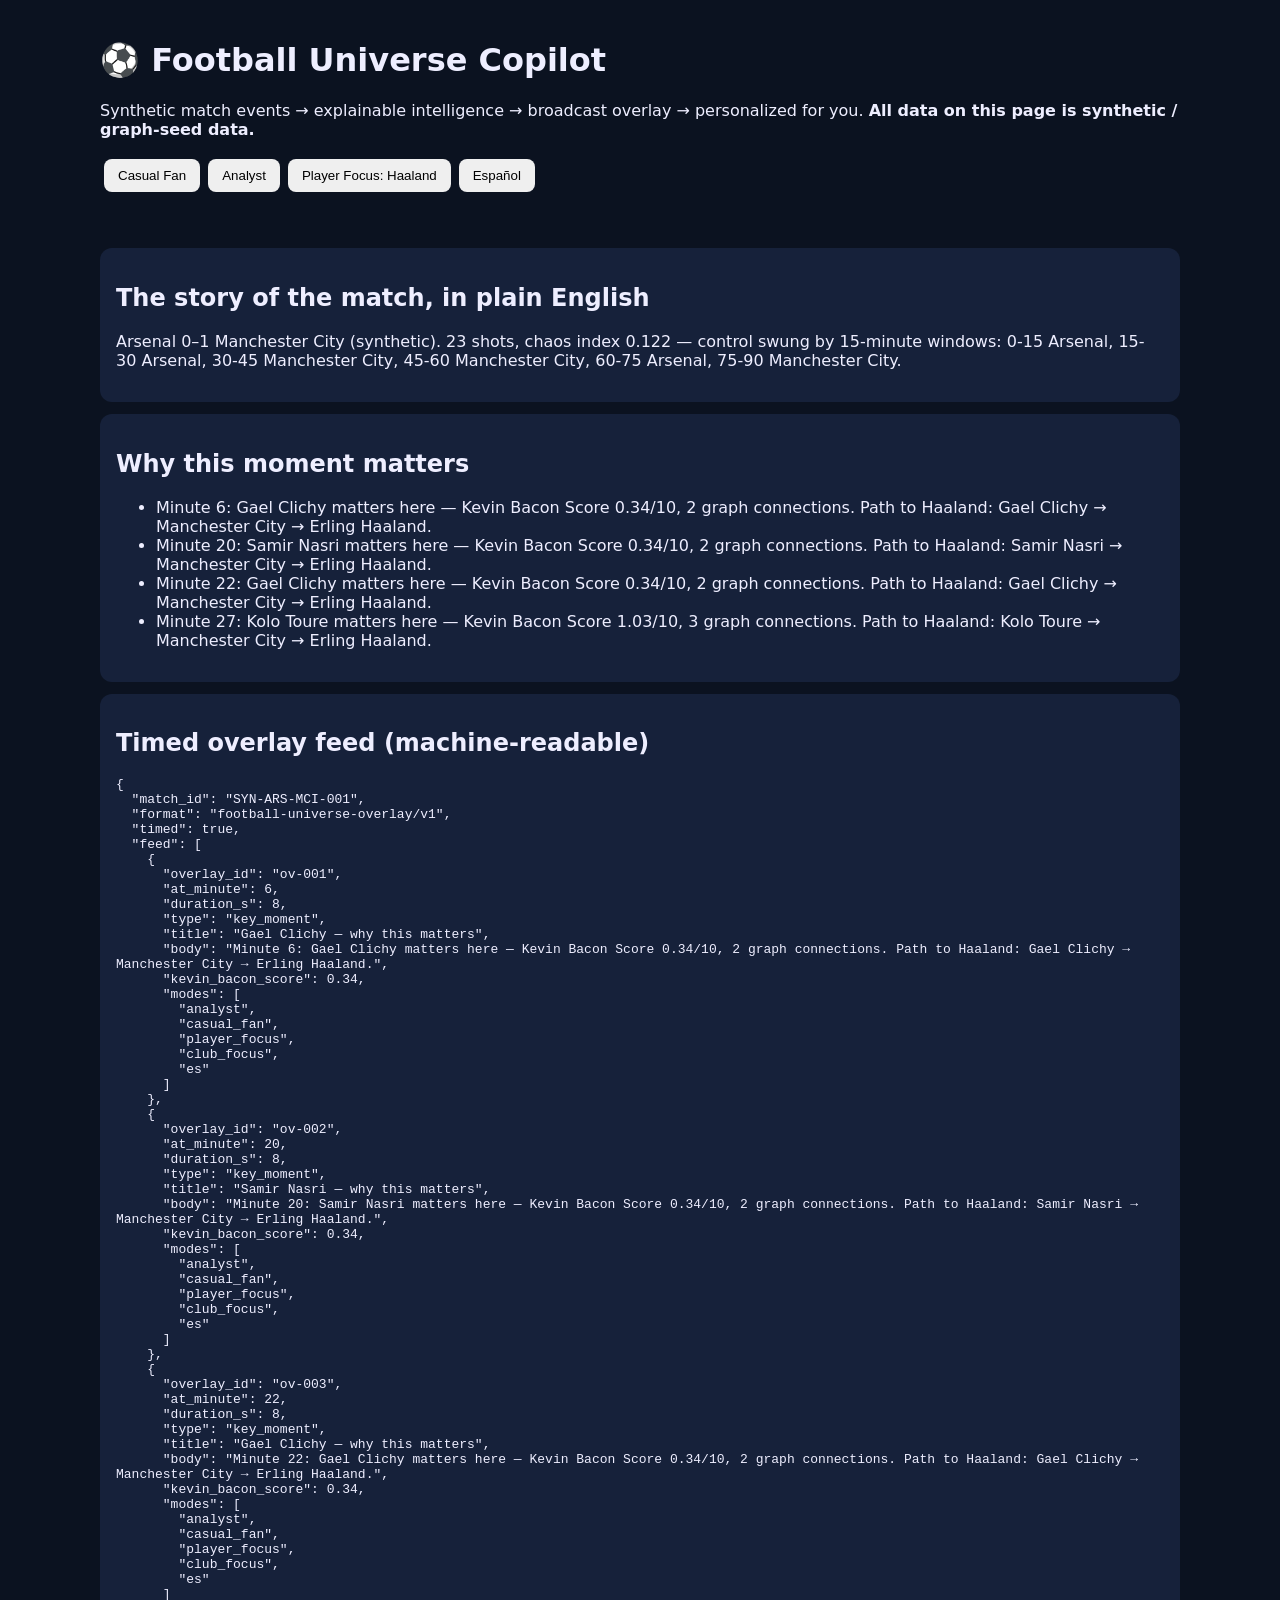
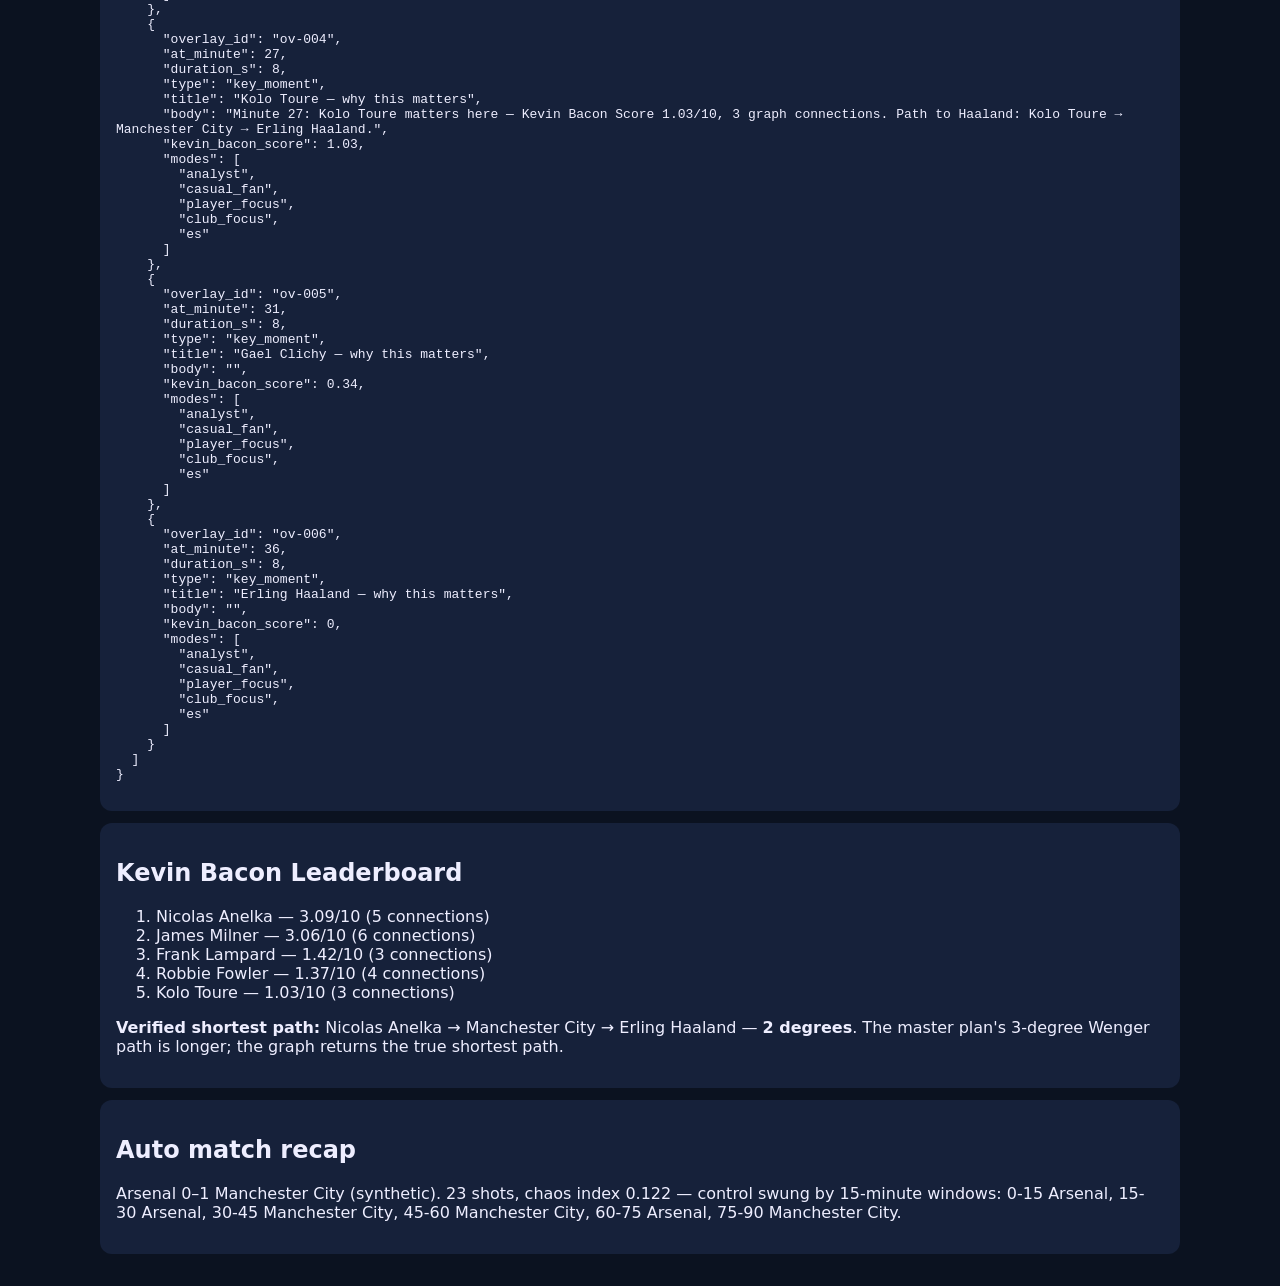
<file: frontend/index.html>
<!doctype html><html lang="en"><head><meta charset="utf-8"><meta name="viewport" content="width=device-width,initial-scale=1">
<title>Football Universe Copilot — Live Match Intelligence</title>
<style>body{font-family:system-ui;margin:0;background:#0b1220;color:#eef}header,main{max-width:1080px;margin:auto;padding:20px}button{padding:9px 14px;border-radius:8px;border:0;margin:4px;cursor:pointer}.card{background:#16213a;border-radius:12px;padding:16px;margin:12px 0}select,input{padding:9px;border-radius:8px}pre{white-space:pre-wrap;overflow:auto}</style></head>
<body><header><h1>⚽ Football Universe Copilot</h1><p>Synthetic match events → explainable intelligence → broadcast overlay → personalized for you. <b>All data on this page is synthetic / graph-seed data.</b></p>
<div><button onclick="setMode('casual_fan')">Casual Fan</button><button onclick="setMode('analyst')">Analyst</button><button onclick="setMode('player_focus')">Player Focus: Haaland</button><button onclick="setMode('es')">Español</button></div></header>
<main><section class="card"><h2 id="modeTitle">Loading…</h2><p id="modeBody"></p></section>
<section class="card"><h2>Why this moment matters</h2><ul id="why"></ul></section>
<section class="card"><h2>Timed overlay feed (machine-readable)</h2><pre id="overlay"></pre></section>
<section class="card"><h2>Kevin Bacon Leaderboard</h2><ol id="board"></ol>
<p><b>Verified shortest path:</b> Nicolas Anelka → Manchester City → Erling Haaland — <b>2 degrees</b>. The master plan's 3-degree Wenger path is longer; the graph returns the true shortest path.</p></section>
<section class="card"><h2>Auto match recap</h2><p id="recap"></p></section></main>
<script>
let D; async function load(){D=await (await fetch('../outputs/sample_match_intelligence.json')).json(); setMode('casual_fan');
 document.getElementById('why').innerHTML=D.narrative.why_it_matters.map(x=>`<li>${x}</li>`).join('');
 document.getElementById('overlay').textContent=JSON.stringify(D.overlay,null,2);
 document.getElementById('board').innerHTML=D.graph_context.leaderboard.map(x=>`<li>${x.name} — ${x.kevin_bacon_score}/10 (${x.degree} connections)</li>`).join('');
 document.getElementById('recap').textContent=D.narrative.recap;}
function setMode(m){if(!D)return; document.getElementById('modeTitle').textContent=D.personalized[m].headline; document.getElementById('modeBody').textContent=D.personalized[m].body;}
load().catch(e=>{document.getElementById('modeTitle').textContent='Serve this folder over http (fetch needs it) — e.g. python3 -m http.server — or read outputs/sample_match_intelligence.json directly.'});
</script></body></html>
</file>
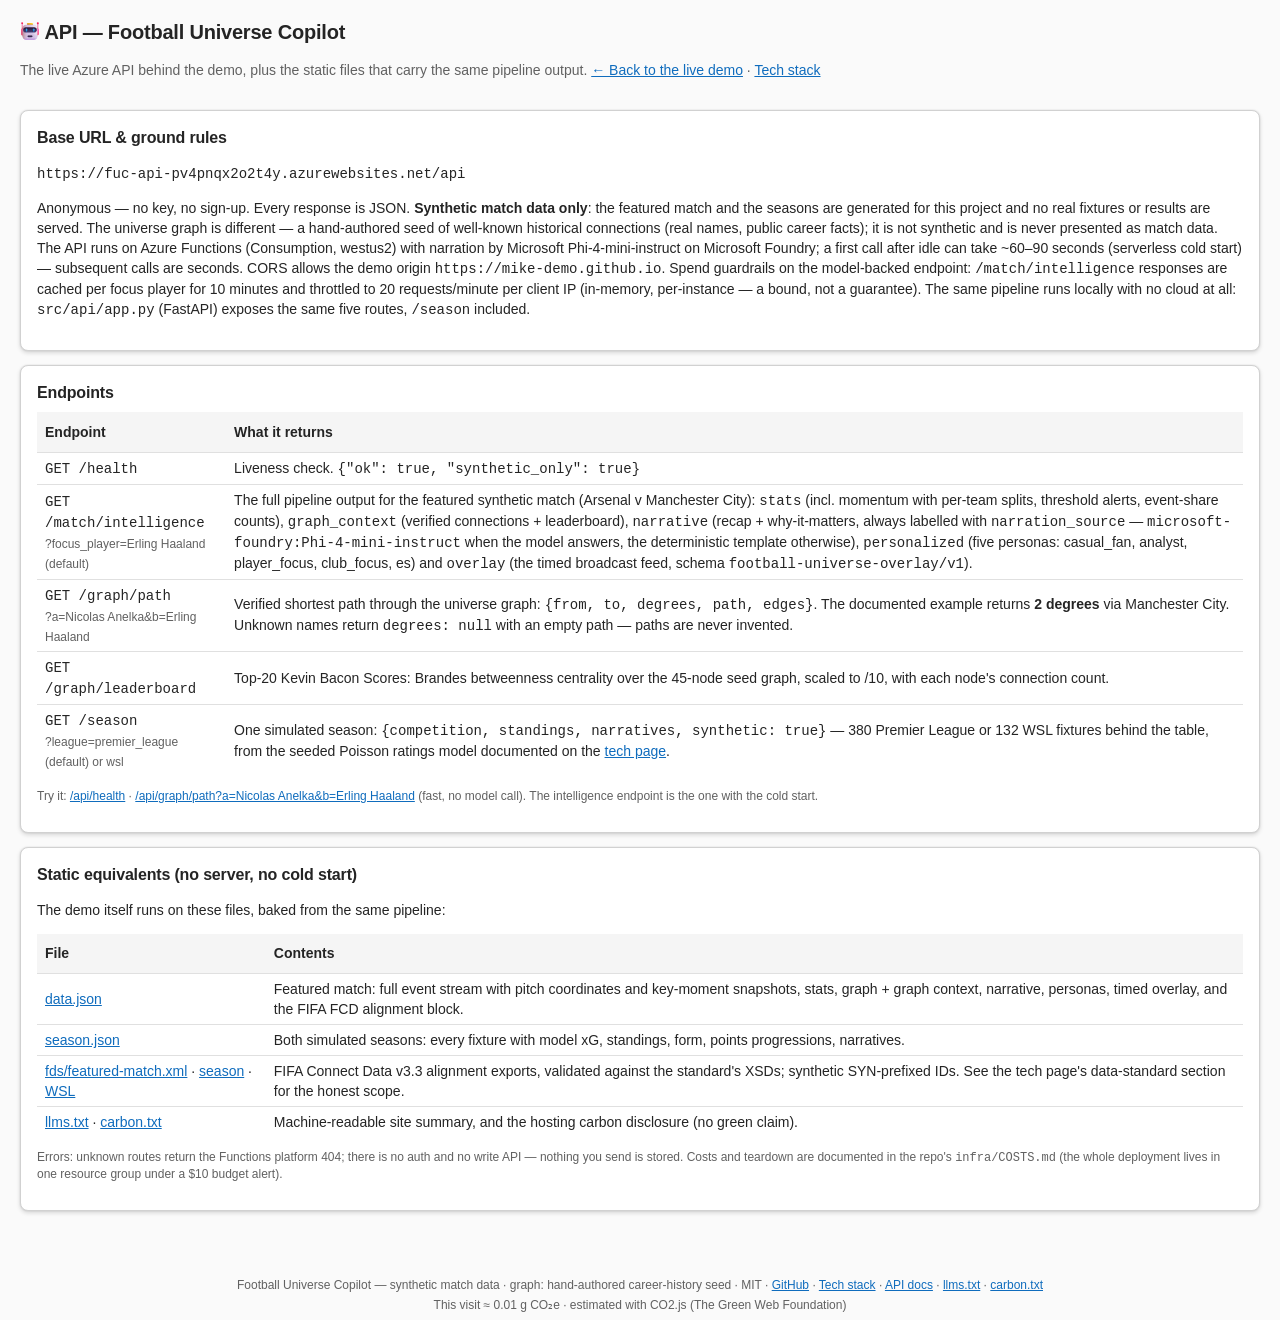
<file: docs/api.html>
<!doctype html>
<html lang="en"><head><meta charset="utf-8"><meta name="viewport" content="width=device-width,initial-scale=1">
<title>Football Universe Copilot — API Docs</title>
<link rel="stylesheet" href="style.css"></head>
<body>
<header><h1><img class="fe" src="assets/fluent-emoji/robot.svg" alt="" aria-hidden="true"> API — Football Universe Copilot</h1>
<p class="sub">The live Azure API behind the demo, plus the static files that carry the same pipeline output. <a href="index.html">← Back to the live demo</a> · <a href="tech.html">Tech stack</a></p></header>
<main>
<section class="card"><h2>Base URL &amp; ground rules</h2>
<p><code>https://fuc-api-pv4pnqx2o2t4y.azurewebsites.net/api</code></p>
<p>Anonymous — no key, no sign-up. Every response is JSON. <strong>Synthetic match data only</strong>: the featured match and the seasons are generated for this project and no real fixtures or results are served. The universe graph is different — a hand-authored seed of well-known historical connections (real names, public career facts); it is not synthetic and is never presented as match data. The API runs on Azure Functions (Consumption, westus2) with narration by Microsoft Phi-4-mini-instruct on Microsoft Foundry; a first call after idle can take ~60–90 seconds (serverless cold start) — subsequent calls are seconds. CORS allows the demo origin <code>https://mike-demo.github.io</code>. Spend guardrails on the model-backed endpoint: <code>/match/intelligence</code> responses are cached per focus player for 10 minutes and throttled to 20 requests/minute per client IP (in-memory, per-instance — a bound, not a guarantee). The same pipeline runs locally with no cloud at all: <code>src/api/app.py</code> (FastAPI) exposes the same five routes, <code>/season</code> included.</p>
</section>

<section class="card"><h2>Endpoints</h2>
<table>
<tr><th>Endpoint</th><th>What it returns</th></tr>
<tr><td><code>GET /health</code></td><td>Liveness check. <code>{"ok": true, "synthetic_only": true}</code></td></tr>
<tr><td><code>GET /match/intelligence</code><br><span class="small">?focus_player=Erling Haaland (default)</span></td><td>The full pipeline output for the featured synthetic match (Arsenal v Manchester City): <code>stats</code> (incl. momentum with per-team splits, threshold alerts, event-share counts), <code>graph_context</code> (verified connections + leaderboard), <code>narrative</code> (recap + why-it-matters, always labelled with <code>narration_source</code> — <code>microsoft-foundry:Phi-4-mini-instruct</code> when the model answers, the deterministic template otherwise), <code>personalized</code> (five personas: casual_fan, analyst, player_focus, club_focus, es) and <code>overlay</code> (the timed broadcast feed, schema <code>football-universe-overlay/v1</code>).</td></tr>
<tr><td><code>GET /graph/path</code><br><span class="small">?a=Nicolas Anelka&amp;b=Erling Haaland</span></td><td>Verified shortest path through the universe graph: <code>{from, to, degrees, path, edges}</code>. The documented example returns <strong>2 degrees</strong> via Manchester City. Unknown names return <code>degrees: null</code> with an empty path — paths are never invented.</td></tr>
<tr><td><code>GET /graph/leaderboard</code></td><td>Top-20 Kevin Bacon Scores: Brandes betweenness centrality over the 45-node seed graph, scaled to /10, with each node's connection count.</td></tr>
<tr><td><code>GET /season</code><br><span class="small">?league=premier_league (default) or wsl</span></td><td>One simulated season: <code>{competition, standings, narratives, synthetic: true}</code> — 380 Premier League or 132 WSL fixtures behind the table, from the seeded Poisson ratings model documented on the <a href="tech.html">tech page</a>.</td></tr>
</table>
<p class="small">Try it: <a href="https://fuc-api-pv4pnqx2o2t4y.azurewebsites.net/api/health">/api/health</a> · <a href="https://fuc-api-pv4pnqx2o2t4y.azurewebsites.net/api/graph/path?a=Nicolas%20Anelka&amp;b=Erling%20Haaland">/api/graph/path?a=Nicolas Anelka&amp;b=Erling Haaland</a> (fast, no model call). The intelligence endpoint is the one with the cold start.</p>
</section>

<section class="card"><h2>Static equivalents (no server, no cold start)</h2>
<p>The demo itself runs on these files, baked from the same pipeline:</p>
<table>
<tr><th>File</th><th>Contents</th></tr>
<tr><td><a href="data.json">data.json</a></td><td>Featured match: full event stream with pitch coordinates and key-moment snapshots, stats, graph + graph context, narrative, personas, timed overlay, and the FIFA FCD alignment block.</td></tr>
<tr><td><a href="season.json">season.json</a></td><td>Both simulated seasons: every fixture with model xG, standings, form, points progressions, narratives.</td></tr>
<tr><td><a href="fds/featured-match.xml">fds/featured-match.xml</a> · <a href="fds/premier-league-season.xml">season</a> · <a href="fds/wsl-season.xml">WSL</a></td><td>FIFA Connect Data v3.3 alignment exports, validated against the standard's XSDs; synthetic SYN-prefixed IDs. See the tech page's data-standard section for the honest scope.</td></tr>
<tr><td><a href="llms.txt">llms.txt</a> · <a href="carbon.txt">carbon.txt</a></td><td>Machine-readable site summary, and the hosting carbon disclosure (no green claim).</td></tr>
</table>
<p class="small">Errors: unknown routes return the Functions platform 404; there is no auth and no write API — nothing you send is stored. Costs and teardown are documented in the repo's <code>infra/COSTS.md</code> (the whole deployment lives in one resource group under a $10 budget alert).</p>
</section>
</main>
<footer class="sitefoot">
  <p class="small">Football Universe Copilot — synthetic match data · graph: hand-authored career-history seed · MIT · <a href="https://github.com/Mike-Demo/football-universe-copilot">GitHub</a> · <a href="tech.html">Tech stack</a> · <a href="api.html">API docs</a> · <a href="llms.txt">llms.txt</a> · <a href="carbon.txt">carbon.txt</a></p>
  <p class="small" data-co2-estimate></p>
</footer>
<script src="assets/co2.min.js"></script>
<script src="assets/co2-footer.js"></script>
</body></html>
</file>
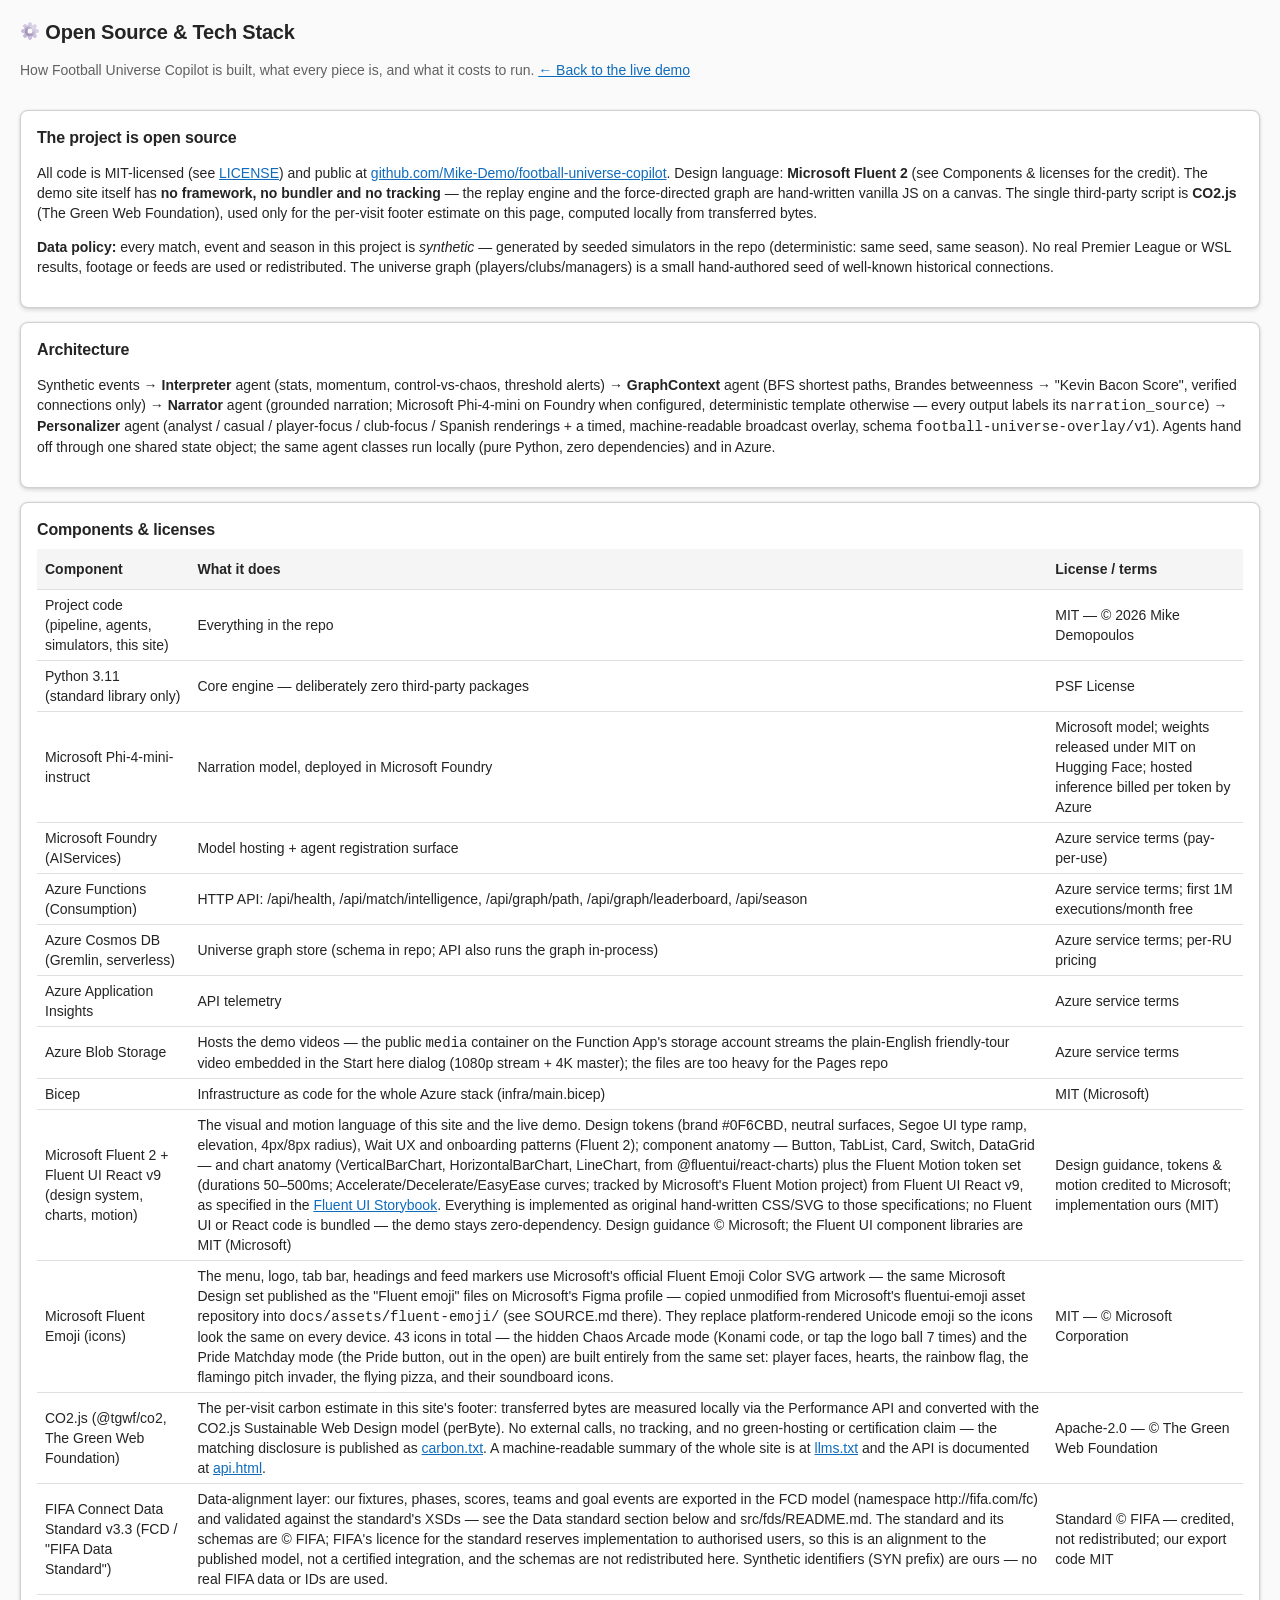
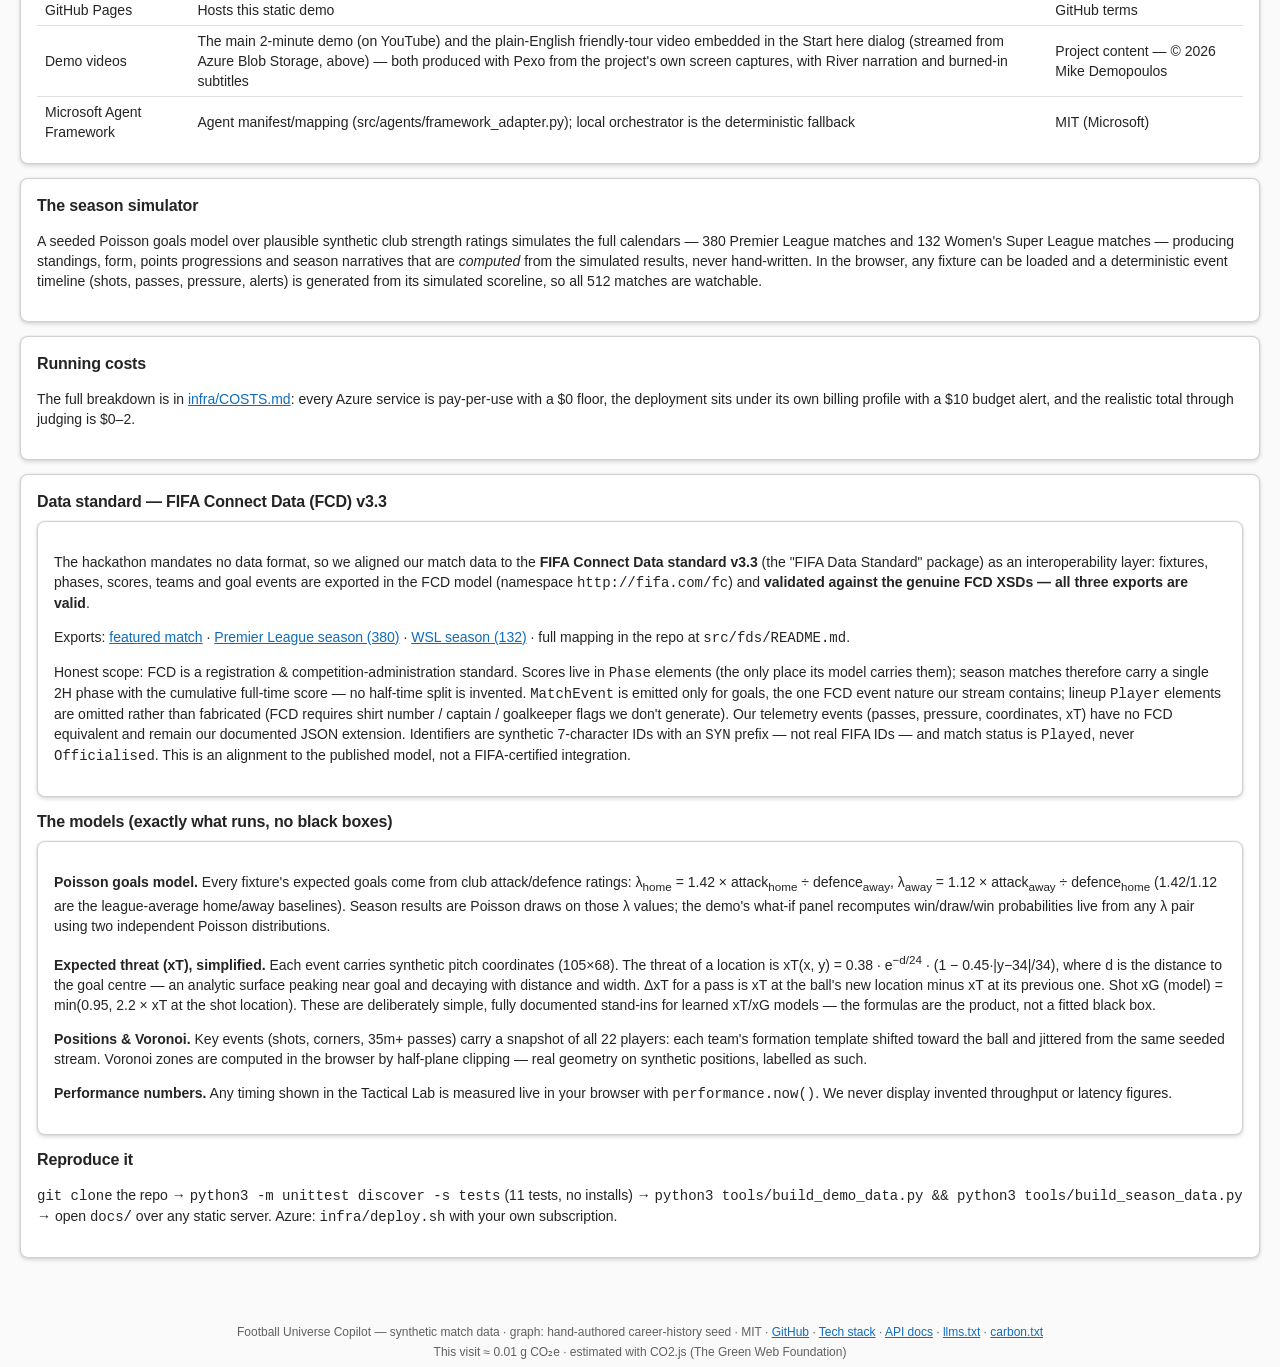
<file: docs/tech.html>
<!doctype html>
<html lang="en"><head><meta charset="utf-8"><meta name="viewport" content="width=device-width,initial-scale=1">
<title>Football Universe Copilot — Open Source & Tech Stack</title>
<link rel="stylesheet" href="style.css"></head>
<body>
<header><h1><img class="fe" src="assets/fluent-emoji/gear.svg" alt="" aria-hidden="true"> Open Source &amp; Tech Stack</h1>
<p class="sub">How Football Universe Copilot is built, what every piece is, and what it costs to run. <a href="index.html">← Back to the live demo</a></p></header>
<main>
<section class="card"><h2>The project is open source</h2>
<p>All code is MIT-licensed (see <a href="https://github.com/Mike-Demo/football-universe-copilot/blob/main/LICENSE">LICENSE</a>) and public at <a href="https://github.com/Mike-Demo/football-universe-copilot">github.com/Mike-Demo/football-universe-copilot</a>. Design language: <strong>Microsoft Fluent 2</strong> (see Components &amp; licenses for the credit). The demo site itself has <strong>no framework, no bundler and no tracking</strong> — the replay engine and the force-directed graph are hand-written vanilla JS on a canvas. The single third-party script is <strong>CO2.js</strong> (The Green Web Foundation), used only for the per-visit footer estimate on this page, computed locally from transferred bytes.</p>
<p><strong>Data policy:</strong> every match, event and season in this project is <em>synthetic</em> — generated by seeded simulators in the repo (deterministic: same seed, same season). No real Premier League or WSL results, footage or feeds are used or redistributed. The universe graph (players/clubs/managers) is a small hand-authored seed of well-known historical connections.</p></section>

<section class="card"><h2>Architecture</h2>
<p>Synthetic events → <strong>Interpreter</strong> agent (stats, momentum, control-vs-chaos, threshold alerts) → <strong>GraphContext</strong> agent (BFS shortest paths, Brandes betweenness → "Kevin Bacon Score", verified connections only) → <strong>Narrator</strong> agent (grounded narration; Microsoft Phi-4-mini on Foundry when configured, deterministic template otherwise — every output labels its <code>narration_source</code>) → <strong>Personalizer</strong> agent (analyst / casual / player-focus / club-focus / Spanish renderings + a timed, machine-readable broadcast overlay, schema <code>football-universe-overlay/v1</code>). Agents hand off through one shared state object; the same agent classes run locally (pure Python, zero dependencies) and in Azure.</p></section>

<section class="card"><h2>Components &amp; licenses</h2>
<table style="width:100%;border-collapse:collapse;font-size:14px">
<tr style="text-align:left"><th>Component</th><th>What it does</th><th>License / terms</th></tr>
<tr><td>Project code (pipeline, agents, simulators, this site)</td><td>Everything in the repo</td><td>MIT — © 2026 Mike Demopoulos</td></tr>
<tr><td>Python 3.11 (standard library only)</td><td>Core engine — deliberately zero third-party packages</td><td>PSF License</td></tr>
<tr><td>Microsoft Phi-4-mini-instruct</td><td>Narration model, deployed in Microsoft Foundry</td><td>Microsoft model; weights released under MIT on Hugging Face; hosted inference billed per token by Azure</td></tr>
<tr><td>Microsoft Foundry (AIServices)</td><td>Model hosting + agent registration surface</td><td>Azure service terms (pay-per-use)</td></tr>
<tr><td>Azure Functions (Consumption)</td><td>HTTP API: /api/health, /api/match/intelligence, /api/graph/path, /api/graph/leaderboard, /api/season</td><td>Azure service terms; first 1M executions/month free</td></tr>
<tr><td>Azure Cosmos DB (Gremlin, serverless)</td><td>Universe graph store (schema in repo; API also runs the graph in-process)</td><td>Azure service terms; per-RU pricing</td></tr>
<tr><td>Azure Application Insights</td><td>API telemetry</td><td>Azure service terms</td></tr>
<tr><td>Azure Blob Storage</td><td>Hosts the demo videos — the public <code>media</code> container on the Function App's storage account streams the plain-English friendly-tour video embedded in the Start here dialog (1080p stream + 4K master); the files are too heavy for the Pages repo</td><td>Azure service terms</td></tr>
<tr><td>Bicep</td><td>Infrastructure as code for the whole Azure stack (infra/main.bicep)</td><td>MIT (Microsoft)</td></tr>
<tr><td>Microsoft Fluent 2 + Fluent UI React v9 (design system, charts, motion)</td><td>The visual and motion language of this site and the live demo. Design tokens (brand #0F6CBD, neutral surfaces, Segoe UI type ramp, elevation, 4px/8px radius), Wait UX and onboarding patterns (Fluent 2); component anatomy — Button, TabList, Card, Switch, DataGrid — and chart anatomy (VerticalBarChart, HorizontalBarChart, LineChart, from @fluentui/react-charts) plus the Fluent Motion token set (durations 50–500ms; Accelerate/Decelerate/EasyEase curves; tracked by Microsoft's Fluent Motion project) from Fluent UI React v9, as specified in the <a href="https://storybooks.fluentui.dev/react/">Fluent UI Storybook</a>. Everything is implemented as original hand-written CSS/SVG to those specifications; no Fluent UI or React code is bundled — the demo stays zero-dependency. Design guidance © Microsoft; the Fluent UI component libraries are MIT (Microsoft)</td><td>Design guidance, tokens &amp; motion credited to Microsoft; implementation ours (MIT)</td></tr>
<tr><td>Microsoft Fluent Emoji (icons)</td><td>The menu, logo, tab bar, headings and feed markers use Microsoft's official Fluent Emoji Color SVG artwork — the same Microsoft Design set published as the "Fluent emoji" files on Microsoft's Figma profile — copied unmodified from Microsoft's fluentui-emoji asset repository into <code>docs/assets/fluent-emoji/</code> (see SOURCE.md there). They replace platform-rendered Unicode emoji so the icons look the same on every device. 43 icons in total — the hidden Chaos Arcade mode (Konami code, or tap the logo ball 7 times) and the Pride Matchday mode (the Pride button, out in the open) are built entirely from the same set: player faces, hearts, the rainbow flag, the flamingo pitch invader, the flying pizza, and their soundboard icons.</td><td>MIT — © Microsoft Corporation</td></tr>
<tr><td>CO2.js (@tgwf/co2, The Green Web Foundation)</td><td>The per-visit carbon estimate in this site's footer: transferred bytes are measured locally via the Performance API and converted with the CO2.js Sustainable Web Design model (perByte). No external calls, no tracking, and no green-hosting or certification claim — the matching disclosure is published as <a href="carbon.txt">carbon.txt</a>. A machine-readable summary of the whole site is at <a href="llms.txt">llms.txt</a> and the API is documented at <a href="api.html">api.html</a>.</td><td>Apache-2.0 — © The Green Web Foundation</td></tr>
<tr><td>FIFA Connect Data Standard v3.3 (FCD / "FIFA Data Standard")</td><td>Data-alignment layer: our fixtures, phases, scores, teams and goal events are exported in the FCD model (namespace http://fifa.com/fc) and validated against the standard's XSDs — see the Data standard section below and src/fds/README.md. The standard and its schemas are © FIFA; FIFA's licence for the standard reserves implementation to authorised users, so this is an alignment to the published model, not a certified integration, and the schemas are not redistributed here. Synthetic identifiers (SYN prefix) are ours — no real FIFA data or IDs are used.</td><td>Standard © FIFA — credited, not redistributed; our export code MIT</td></tr>
<tr><td>GitHub Pages</td><td>Hosts this static demo</td><td>GitHub terms</td></tr>
<tr><td>Demo videos</td><td>The main 2-minute demo (on YouTube) and the plain-English friendly-tour video embedded in the Start here dialog (streamed from Azure Blob Storage, above) — both produced with Pexo from the project's own screen captures, with River narration and burned-in subtitles</td><td>Project content — © 2026 Mike Demopoulos</td></tr>
<tr><td>Microsoft Agent Framework</td><td>Agent manifest/mapping (src/agents/framework_adapter.py); local orchestrator is the deterministic fallback</td><td>MIT (Microsoft)</td></tr>
</table></section>

<section class="card"><h2>The season simulator</h2>
<p>A seeded Poisson goals model over plausible synthetic club strength ratings simulates the full calendars — 380 Premier League matches and 132 Women's Super League matches — producing standings, form, points progressions and season narratives that are <em>computed</em> from the simulated results, never hand-written. In the browser, any fixture can be loaded and a deterministic event timeline (shots, passes, pressure, alerts) is generated from its simulated scoreline, so all 512 matches are watchable.</p></section>

<section class="card"><h2>Running costs</h2>
<p>The full breakdown is in <a href="https://github.com/Mike-Demo/football-universe-copilot/blob/main/infra/COSTS.md">infra/COSTS.md</a>: every Azure service is pay-per-use with a $0 floor, the deployment sits under its own billing profile with a $10 budget alert, and the realistic total through judging is $0–2.</p></section>

<section class="card">

<h2>Data standard — FIFA Connect Data (FCD) v3.3</h2>
<div class="card">
<p>The hackathon mandates no data format, so we aligned our match data to the <strong>FIFA Connect Data standard v3.3</strong> (the "FIFA Data Standard" package) as an interoperability layer: fixtures, phases, scores, teams and goal events are exported in the FCD model (namespace <code>http://fifa.com/fc</code>) and <strong>validated against the genuine FCD XSDs — all three exports are valid</strong>.</p>
<p>Exports: <a href="fds/featured-match.xml">featured match</a> · <a href="fds/premier-league-season.xml">Premier League season (380)</a> · <a href="fds/wsl-season.xml">WSL season (132)</a> · full mapping in the repo at <code>src/fds/README.md</code>.</p>
<p>Honest scope: FCD is a registration &amp; competition-administration standard. Scores live in <code>Phase</code> elements (the only place its model carries them); season matches therefore carry a single 2H phase with the cumulative full-time score — no half-time split is invented. <code>MatchEvent</code> is emitted only for goals, the one FCD event nature our stream contains; lineup <code>Player</code> elements are omitted rather than fabricated (FCD requires shirt number / captain / goalkeeper flags we don't generate). Our telemetry events (passes, pressure, coordinates, xT) have no FCD equivalent and remain our documented JSON extension. Identifiers are synthetic 7-character IDs with an <code>SYN</code> prefix — not real FIFA IDs — and match status is <code>Played</code>, never <code>Officialised</code>. This is an alignment to the published model, not a FIFA-certified integration.</p>
</div>

<h2>The models (exactly what runs, no black boxes)</h2>
<div class="card">
<p><strong>Poisson goals model.</strong> Every fixture's expected goals come from club attack/defence ratings: λ<sub>home</sub> = 1.42 × attack<sub>home</sub> ÷ defence<sub>away</sub>, λ<sub>away</sub> = 1.12 × attack<sub>away</sub> ÷ defence<sub>home</sub> (1.42/1.12 are the league-average home/away baselines). Season results are Poisson draws on those λ values; the demo's what-if panel recomputes win/draw/win probabilities live from any λ pair using two independent Poisson distributions.</p>
<p><strong>Expected threat (xT), simplified.</strong> Each event carries synthetic pitch coordinates (105×68). The threat of a location is xT(x, y) = 0.38 · e<sup>−d/24</sup> · (1 − 0.45·|y−34|/34), where d is the distance to the goal centre — an analytic surface peaking near goal and decaying with distance and width. ΔxT for a pass is xT at the ball's new location minus xT at its previous one. Shot xG (model) = min(0.95, 2.2 × xT at the shot location). These are deliberately simple, fully documented stand-ins for learned xT/xG models — the formulas are the product, not a fitted black box.</p>
<p><strong>Positions &amp; Voronoi.</strong> Key events (shots, corners, 35m+ passes) carry a snapshot of all 22 players: each team's formation template shifted toward the ball and jittered from the same seeded stream. Voronoi zones are computed in the browser by half-plane clipping — real geometry on synthetic positions, labelled as such.</p>
<p><strong>Performance numbers.</strong> Any timing shown in the Tactical Lab is measured live in your browser with <code>performance.now()</code>. We never display invented throughput or latency figures.</p>
</div>

<h2>Reproduce it</h2>
<p><code>git clone</code> the repo → <code>python3 -m unittest discover -s tests</code> (11 tests, no installs) → <code>python3 tools/build_demo_data.py &amp;&amp; python3 tools/build_season_data.py</code> → open <code>docs/</code> over any static server. Azure: <code>infra/deploy.sh</code> with your own subscription.</p></section>
</main>
<footer class="sitefoot">
  <p class="small">Football Universe Copilot — synthetic match data · graph: hand-authored career-history seed · MIT · <a href="https://github.com/Mike-Demo/football-universe-copilot">GitHub</a> · <a href="tech.html">Tech stack</a> · <a href="api.html">API docs</a> · <a href="llms.txt">llms.txt</a> · <a href="carbon.txt">carbon.txt</a></p>
  <p class="small" data-co2-estimate></p>
</footer>
<script src="assets/co2.min.js"></script>
<script src="assets/co2-footer.js"></script></body></html>
</file>
<file: docs/style.css>
/* Football Universe Copilot — Microsoft Fluent 2 design tokens */
:root{
  --brand:#0F6CBD; --brand-hover:#115EA3; --brand-pressed:#0C3B5E; --brand-tint:#EBF3FC;
  --bg:#FAFAFA; --surface:#FCF9F8; --card:#FFFFFF; --card-alt:#F5F5F5; --well:#F6F3F2;
  --text:#242424; --text-2:#424242; --muted:#616161; --line:#D1D1D1; --divider:#E0E0E0;
  --accent:#0F6CBD; --success:#107C10; --warning:#D83B01; --danger:#C50F1F;
  --copilot-grad:linear-gradient(135deg,#7B42BC 0%,#115EA3 100%);
  --shadow1:0 0 2px rgba(0,0,0,.12),0 2px 4px rgba(0,0,0,.14);
  --shadow2:0 0 2px rgba(0,0,0,.12),0 4px 8px rgba(0,0,0,.14);
  --r-card:8px; --r-ctl:4px;
}
*{box-sizing:border-box}
body{margin:0;background:var(--bg);color:var(--text);font:14px/20px "Segoe UI Variable","Segoe UI",-apple-system,BlinkMacSystemFont,Roboto,"Helvetica Neue",sans-serif}
a{color:var(--brand)} a:hover{color:var(--brand-hover)}
h1{font-size:20px;line-height:28px;font-weight:600;letter-spacing:-.01em;margin:0}
h2{font-size:16px;line-height:22px;font-weight:600;letter-spacing:-.01em;margin:0 0 8px}
.small{font-size:12px;line-height:16px;color:var(--muted)}
/* command bar */
.cmdbar{position:sticky;top:0;z-index:20;display:flex;align-items:center;gap:14px;padding:0 16px;height:52px;background:rgba(255,255,255,.9);backdrop-filter:blur(20px);border-bottom:1px solid var(--divider)}
.logo{width:30px;height:30px;border-radius:6px;background:var(--brand);color:#fff;display:flex;align-items:center;justify-content:center;font-size:16px}
.pill-copilot{background:var(--copilot-grad);color:#fff;border-radius:9999px;padding:2px 10px;font-size:12px;font-weight:600}
.cmdbar nav{display:flex;gap:4px;margin-left:12px}
.cmdbar nav a{color:var(--text-2);text-decoration:none;padding:6px 10px;border-radius:var(--r-ctl)}
.cmdbar nav a:hover{background:var(--card-alt)}
.cmdbar .spacer{flex:1}
/* layout */
.shell{display:flex;gap:0;max-width:1560px;margin:0 auto}
.rail{width:230px;flex:0 0 230px;padding:20px 12px;border-right:1px solid var(--divider);background:var(--surface)}
.rail h3{font-size:11px;letter-spacing:.08em;color:var(--muted);margin:14px 8px 6px;font-weight:600}
.rail a{display:block;color:var(--text-2);text-decoration:none;padding:7px 10px;border-radius:var(--r-ctl);margin-bottom:2px}
.rail a:hover{background:var(--card-alt)} .rail a.on{background:var(--brand-tint);color:var(--brand);font-weight:600}
main{flex:1;padding:16px 20px 32px;min-width:0}
@media(max-width:900px){.rail{display:none}.cmdbar nav{display:none}main{padding:12px}}
/* banner / onboarding */
.banner{display:flex;gap:12px;align-items:flex-start;background:var(--brand-tint);border:1px solid #C7E0F4;border-radius:var(--r-card);padding:12px 16px;margin-bottom:14px}
.banner .x{margin-left:auto}
/* cards + controls */
.card{background:var(--card);border:1px solid var(--line);border-radius:var(--r-card);box-shadow:var(--shadow1);padding:16px;margin-bottom:14px}
button,.btn{font:inherit;font-weight:600;background:var(--card);color:var(--text);border:1px solid var(--line);border-radius:var(--r-ctl);padding:6px 14px;min-height:32px;cursor:pointer}
button:hover,.btn:hover{background:var(--card-alt)}
button.primary,#playBtn,#loadMatchBtn{background:var(--brand);border-color:var(--brand);color:#fff}
button.primary:hover,#playBtn:hover,#loadMatchBtn:hover{background:var(--brand-hover)}
button:focus-visible,a:focus-visible,select:focus-visible,input:focus-visible{outline:2px solid #000;outline-offset:1px}
select,input[type=text]{font:inherit;background:#fff;border:1px solid var(--line);border-radius:var(--r-ctl);min-height:32px;padding:4px 8px;color:var(--text)}
input[type=range]{accent-color:var(--brand)}
.controls{display:flex;align-items:center;gap:10px;flex-wrap:wrap;margin:10px 0}
.modes{display:flex;gap:6px;flex-wrap:wrap}
.mode.active{background:var(--brand);border-color:var(--brand);color:#fff}
.scorebar{display:flex;align-items:center;gap:16px;font-size:16px}
.scorebar .teams{font-size:24px;font-weight:600;letter-spacing:-.01em}
.scorebar .score{font-size:34px;font-weight:600;background:var(--card-alt);border:1px solid var(--divider);border-radius:var(--r-card);padding:4px 22px}
.clock{color:var(--brand);font-weight:600}
.chip{display:inline-flex;align-items:center;gap:6px;background:var(--well);border:1px solid var(--divider);border-radius:9999px;padding:3px 10px;font-size:12px;color:var(--text-2)}
.chip.live{background:#FDF3F4;border-color:#F3C2C7;color:var(--danger);font-weight:600}
.grid{display:grid;grid-template-columns:1fr 1fr;gap:14px}
@media(max-width:900px){.grid{grid-template-columns:1fr}}
.feed{list-style:none;margin:0;padding:0;max-height:340px;overflow:auto}
.feed li{padding:7px 9px;border:1px solid var(--divider);border-radius:var(--r-ctl);margin-bottom:6px;background:#fff}
.feed li.goal{background:#F1FAF1;border-color:#9FD89F;font-weight:600}
.mbar{display:flex;align-items:center;gap:8px;margin:5px 0;font-size:12px;color:var(--text-2)}
.mbar .bar{height:10px;background:var(--brand);border-radius:2px;min-width:2px}
canvas#graph{width:100%;height:auto;background:#fff;border:1px solid var(--divider);border-radius:var(--r-ctl)}
table{width:100%;border-collapse:collapse}
th{background:var(--card-alt);font-weight:600;text-align:left;padding:6px 8px}
td{padding:5px 8px;border-top:1px solid var(--divider)}
tr:hover td{background:var(--card-alt)}
.agents{display:grid;grid-template-columns:1fr 1fr;gap:10px}
@media(max-width:700px){.agents{grid-template-columns:1fr}}
.agent{border:1px solid var(--divider);border-radius:var(--r-card);padding:12px;background:#fff}
.agent .n{display:inline-flex;width:20px;height:20px;border-radius:50%;background:var(--brand-tint);color:var(--brand);font-weight:600;align-items:center;justify-content:center;font-size:12px;margin-right:6px}
.agent.ai{background:linear-gradient(135deg,rgba(123,66,188,.06),rgba(17,94,163,.06));border-color:rgba(123,66,188,.25)}
pre.payload{background:#292929;color:#F3F0EF;border-radius:var(--r-ctl);padding:12px;overflow:auto;font-size:12px;max-height:280px}
.shimmer{position:relative;overflow:hidden;color:transparent !important}
.shimmer *{visibility:hidden}
.shimmer::after{content:"";position:absolute;inset:0;background:linear-gradient(100deg,rgba(123,66,188,.08) 30%,rgba(17,94,163,.16) 50%,rgba(123,66,188,.08) 70%);animation:shim 1.2s infinite}
@keyframes shim{from{transform:translateX(-100%)}to{transform:translateX(100%)}}
.morse{display:inline-flex;gap:3px}.morse i{width:6px;height:6px;border-radius:50%;background:var(--brand);animation:mo 1s infinite}.morse i:nth-child(2){animation-delay:.15s}.morse i:nth-child(3){animation-delay:.3s}
@keyframes mo{0%,100%{opacity:.25}50%{opacity:1}}
.ev{padding:6px 0;border-bottom:1px solid var(--divider)}

.sub{color:var(--muted)}
header{padding:18px 20px 0;max-width:1560px;margin:0 auto}

/* ---------- Mobile (≤640px): single column, big targets, nothing overflows ---------- */
@media (max-width: 640px) {
  .cmdbar{height:auto;flex-wrap:wrap;padding:8px 10px;gap:8px}
  .cmdbar strong{font-size:15px}
  .pill-copilot{font-size:11px;padding:2px 8px}
  .cmdbar .btn{padding:5px 10px}
  main{padding:10px}
  .card{padding:12px;margin-bottom:10px}
  h2{font-size:15px}
  .banner{flex-direction:column;gap:8px}
  .banner .x{margin-left:0}
  .scorebar{gap:8px;flex-wrap:wrap}
  .scorebar .teams{font-size:17px}
  .scorebar .score{font-size:22px;padding:2px 12px}
  .scorebar .clock{font-size:15px}
  .controls{gap:6px}
  .controls label{flex:1 1 44%}
  .controls select{width:100%;max-width:none}
  #pickMatch{max-width:none;width:100%}
  #loadMatchBtn,#featuredBtn{flex:1 1 100%;min-height:40px}
  #playBtn,#resetBtn{min-height:40px}
  .modes .mode{flex:1 1 30%;min-height:38px;padding:6px 4px;font-size:13px}
  .feed{max-height:250px}
  .mbar{font-size:11px}
  .mbar .bar{max-width:34vw}
  #poiOut .mbar span:first-child{width:86px !important}
  table{font-size:12px}
  th,td{padding:4px 5px}
  .agents{gap:8px}
  .agent{padding:10px}
  pre.payload{font-size:11px}
  .chip{font-size:11px;padding:2px 8px}
  #azureBtn{width:100%;min-height:44px}
  input[type=range]{min-width:0}
  canvas#graph,canvas#pitch{touch-action:manipulation}
}

/* ---------- Stitch mobile patterns (from design/mobile, Fluent 2) ---------- */
#tabbar{display:none}
@media (max-width: 640px) {
  #tabbar{display:flex;position:fixed;left:0;right:0;bottom:0;z-index:30;background:rgba(255,255,255,.94);backdrop-filter:blur(20px);border-top:1px solid var(--divider)}
  #tabbar a{flex:1;text-align:center;padding:7px 0 9px;color:var(--text-2);text-decoration:none;font-size:17px;line-height:1.1}
  #tabbar a span{display:block;font-size:11px;margin-top:2px}
  #tabbar a:active,#tabbar a:focus{color:var(--brand)}
  body{padding-bottom:58px}
  .chips{flex-wrap:nowrap !important;overflow-x:auto;padding-bottom:4px;scrollbar-width:none}
  .chips::-webkit-scrollbar{display:none}
  .chips .chip{flex:0 0 auto}
  .modes{flex-wrap:nowrap;overflow-x:auto;padding-bottom:4px;scrollbar-width:none}
  .modes::-webkit-scrollbar{display:none}
  .modes .mode{flex:0 0 auto;min-height:38px}
  #scrub{flex:1 1 100%;order:5}
  #seasonTable th:nth-child(8),#seasonTable td:nth-child(8),#seasonTable th:nth-child(9),#seasonTable td:nth-child(9){display:none}
}

/* ---------- Fluent UI React v9: motion tokens (Fluent Motion standard) ---------- */
:root{
  --durUltraFast:50ms; --durFaster:100ms; --durFast:150ms; --durNormal:200ms; --durGentle:250ms; --durSlow:300ms; --durSlower:400ms; --durUltraSlow:500ms;
  --curveAccelerateMax:cubic-bezier(.9,.1,1,.2); --curveAccelerateMid:cubic-bezier(.55,.55,0,1); --curveAccelerateMin:cubic-bezier(.8,0,.78,1);
  --curveDecelerateMax:cubic-bezier(.1,.9,.2,1); --curveDecelerateMid:cubic-bezier(.1,.9,.2,1); --curveDecelerateMin:cubic-bezier(.33,0,.1,1);
  --curveEasyEaseMax:cubic-bezier(.8,0,.2,1); --curveEasyEase:cubic-bezier(.33,0,.67,1); --curveLinear:cubic-bezier(0,0,1,1);
}
button,.btn,select{transition:background-color var(--durFast) var(--curveEasyEase),border-color var(--durFast) var(--curveEasyEase),box-shadow var(--durFast) var(--curveEasyEase)}
button:active,.btn:active{transform:scale(.98);transition-duration:var(--durFaster)}
.agent{transition:box-shadow var(--durFast) var(--curveEasyEase)}
.agent:hover{box-shadow:var(--shadow2)}
@keyframes cardIn{from{opacity:0;transform:translateY(8px)}to{opacity:1;transform:none}}
@keyframes bargrow{from{transform:scaleY(0)}to{transform:scaleY(1)}}
@keyframes linedraw{to{stroke-dashoffset:0}}
main .card{animation:cardIn var(--durNormal) var(--curveDecelerateMax) both}
main .card:nth-of-type(2){animation-delay:40ms} main .card:nth-of-type(3){animation-delay:80ms}
/* Poisson horizontal bars (v9 HorizontalBarChart anatomy) */
.hbar{display:flex;align-items:center;gap:10px;margin:6px 0;font-size:13px}
.hbar .hl{width:130px;color:var(--text-2)}
.hbar .ht{flex:1;background:var(--card-alt);border-radius:2px;height:14px;overflow:hidden}
.hbar .hf{display:block;height:100%;border-radius:2px;transition:width var(--durSlow) var(--curveDecelerateMax)}
/* v9 Switch for the Voronoi toggle */
#vorToggle{appearance:none;-webkit-appearance:none;width:40px;height:20px;border-radius:999px;border:1px solid var(--muted);background:#fff;position:relative;cursor:pointer;vertical-align:-4px;transition:background-color var(--durFast) var(--curveEasyEase),border-color var(--durFast) var(--curveEasyEase)}
#vorToggle::after{content:"";position:absolute;top:2px;left:2px;width:14px;height:14px;border-radius:50%;background:var(--text-2);transition:left var(--durFast) var(--curveEasyEase),background-color var(--durFast) var(--curveEasyEase)}
#vorToggle:checked{background:var(--brand);border-color:var(--brand)}
#vorToggle:checked::after{left:22px;background:#fff}
/* v9 TabList anatomy for personas on wider screens */
@media (min-width: 641px){
  .modes{gap:2px;border-bottom:1px solid var(--divider)}
  .modes .mode{background:transparent;border:none;border-bottom:2px solid transparent;border-radius:4px 4px 0 0;color:var(--text-2);font-weight:400}
  .modes .mode:hover{background:var(--card-alt)}
  .modes .mode.active{background:transparent;color:var(--text);border-bottom:2px solid var(--brand);font-weight:600}
}
@media (prefers-reduced-motion: reduce){
  *,*::before,*::after{animation-duration:.01ms !important;animation-iteration-count:1 !important;transition-duration:.01ms !important}
}

table th{height:40px}

/* Microsoft Fluent Emoji assets (official Color SVGs, bundled locally) */
.fe{width:1.18em;height:1.18em;display:inline-block;vertical-align:-.24em;object-fit:contain}
.fe-logo{width:30px;height:30px;vertical-align:middle}
.logo{background:transparent}
.pill-copilot{display:inline-flex;align-items:center;gap:5px}
.rail a .fe{margin-right:2px}
#tabbar a .fe-tab{width:22px;height:22px;vertical-align:middle}
#tabbar a span{margin-top:1px}
h1 .fe{width:1em;height:1em;vertical-align:-.12em}

/* ---------- Focus pickers + Copilot commentary dock ---------- */
.focusrow{display:flex;gap:10px;flex-wrap:wrap;align-items:center;margin-top:10px}
.focusrow label{font-size:13px;color:var(--text-2);display:flex;align-items:center;gap:6px}
.focusrow select{max-width:210px}
#dock{position:fixed;left:10px;right:10px;margin-inline:auto;max-width:980px;bottom:14px;z-index:40;display:flex;gap:10px;align-items:center;background:rgba(255,255,255,.92);backdrop-filter:blur(20px);border:1px solid var(--divider);border-left:3px solid var(--brand);border-radius:var(--r-card);box-shadow:var(--shadow3);padding:10px 12px;animation:dockIn var(--durNormal) var(--curveDecelerateMax) both}
@keyframes dockIn{from{opacity:0}to{opacity:1}}
.dock-main strong{display:block;white-space:nowrap;overflow:hidden;text-overflow:ellipsis}
#dock[hidden]{display:none}
#dock .fe{width:22px;height:22px;flex:0 0 auto}
.dock-main{flex:1;min-width:0}
.dock-main strong{font-size:13px}
.dock-main p{margin:2px 0 0;font-size:13px;color:var(--text-2);display:-webkit-box;-webkit-line-clamp:2;-webkit-box-orient:vertical;overflow:hidden}
#dock button{flex:0 0 auto;min-width:36px;min-height:36px}
@media (max-width: 640px){
  #dock{bottom:64px}
  body.dock-on{padding-bottom:150px}
  .cmdbar{flex-wrap:nowrap;height:52px;overflow:hidden;padding:0 10px;gap:8px}
  .ghbtn{display:none !important}
  .pill-text{display:none}
  .pill-copilot{padding:4px 8px}
  .cmdbar strong{white-space:nowrap;font-size:15px}
  .cmdbar .btn{white-space:nowrap}
  .banner{position:relative;flex-direction:row;flex-wrap:wrap;padding-right:48px}
  .banner>div{flex:1 1 100%}
  .banner .x{position:absolute;top:8px;right:8px;margin:0}
  .modes{scroll-snap-type:x proximity;-webkit-mask-image:linear-gradient(90deg,#000 93%,transparent);mask-image:linear-gradient(90deg,#000 93%,transparent)}
  .modes .mode{scroll-snap-align:start}
  .focusrow label{flex:1 1 100%}
  .focusrow select{flex:1;max-width:none;width:100%}
}

body.dock-on{padding-bottom:96px}

/* Site footer (CO2.js estimate renders into [data-co2-estimate]) */
.sitefoot{max-width:980px;margin:0 auto;padding:16px;text-align:center}
.sitefoot p{margin:4px 0}

/* ---------- CHAOS ARCADE hidden mode (Stadium Spotlight dark system) ---------- */
#chaos{position:fixed;inset:0;z-index:60;overflow-y:auto;background:#0a151c;color:#d9e4ee;padding:14px;font-family:"Segoe UI",system-ui,sans-serif}
#chaos[hidden]{display:none}
#chaos .small{color:#9fb4a8}
.chaos-top{display:flex;gap:12px;align-items:center;flex-wrap:wrap;max-width:1240px;margin:0 auto 12px}
.chaos-egg{display:flex;width:40px;height:40px;border-radius:10px;background:#00e478;align-items:center;justify-content:center}
.chaos-egg .fe{width:26px;height:26px}
.chaos-title{flex:1;min-width:220px;display:flex;flex-direction:column}
.chaos-title strong{font-size:19px;letter-spacing:.01em}
.chaos-fx-on{background:#00ff87;color:#003919;font-weight:700;font-size:12px;border-radius:6px;padding:6px 10px}
.chaos-btn{background:#212b33;color:#d9e4ee;border:1px solid #3b4b3d;border-radius:8px;padding:8px 12px;cursor:pointer;font-weight:600}
.chaos-btn:hover{background:#2b363e}
.chaos-grid{max-width:1240px;margin:0 auto;display:grid;grid-template-columns:1fr 1fr;gap:12px}
.chaos-card{background:#121d24;border:1px solid #2b363e;border-radius:12px;padding:14px}
.chaos-scrubcard{grid-column:1/-1}
.chaos-stage{grid-column:1/-1}
.chaos-matchline{display:flex;gap:14px;align-items:baseline;flex-wrap:wrap;font-size:18px}
.chaos-clock{color:#00d2ff;font-weight:700}
.chaos-var{margin-left:auto;font-size:12px;font-weight:700;color:#0a151c;background:#47d6ff;border-radius:999px;padding:3px 10px}
.chaos-var:empty{display:none}
.chaos-keys{display:flex;gap:8px;flex-wrap:wrap;margin:12px 0}
.chaos-key{background:#162128;border:1px solid #3b4b3d;color:#d9e4ee;border-radius:999px;padding:7px 12px;cursor:pointer;font-size:13px;display:inline-flex;gap:6px;align-items:center}
.chaos-key:hover{border-color:#00e478}
.chaos-key.on{background:#00e478;color:#003919;border-color:#00e478;font-weight:700}
.chaos-transport{display:flex;gap:8px;align-items:center;flex-wrap:wrap}
.chaos-play{background:#00e478;color:#003919;border-color:#00e478;min-width:52px}
.chaos-cams{display:flex;gap:8px;align-items:center;flex-wrap:wrap;margin-top:12px}
.chaos-cam{background:#162128;border:1px solid #3b4b3d;color:#b9cbb9;border-radius:8px;padding:7px 11px;cursor:pointer;font-size:13px}
.chaos-cam.on{background:#00e478;color:#003919;font-weight:700;border-color:#00e478}
.chaos-rec{font-size:12px;letter-spacing:.06em;color:#ffb2b7;margin-bottom:8px;display:flex;gap:8px;align-items:center}
.chaos-dot{width:9px;height:9px;border-radius:50%;background:#ff5d73;display:inline-block;animation:chaosBlink 1.2s infinite}
@keyframes chaosBlink{50%{opacity:.25}}
.chaos-lock{margin-left:auto;color:#00ff87}
#chaosCanvas{width:100%;height:auto;border-radius:10px;background:#0b2417;display:block}
.chaos-stagebar{display:flex;gap:10px;align-items:center;justify-content:space-between;margin-top:10px;flex-wrap:wrap}
.chaos-confetti{background:#00ff87;color:#003919;border-color:#00ff87}
.chaos-stands .stand{padding:10px;border-radius:10px;background:#162128;margin-bottom:10px}
.stand-head{display:flex;justify-content:space-between;gap:8px;flex-wrap:wrap;font-weight:700}
.stand-bar{height:12px;border-radius:6px;background:#0a151c;overflow:hidden;margin:8px 0}
.stand-fill{height:100%;border-radius:6px;transition:width var(--durSlow) var(--curveDecelerateMax)}
.stand-emojis{display:flex;gap:5px;flex-wrap:wrap}
.stand-emojis .fe{width:22px;height:22px}
.stand-chant{font-size:13px;color:#a5e7ff;margin-top:6px}
.chaos-sound h3{margin:0 0 10px;font-size:14px;letter-spacing:.05em}
.chaos-soundgrid{display:grid;grid-template-columns:1fr 1fr;gap:8px}
.chaos-fx{background:#162128;border:1px solid #3b4b3d;color:#d9e4ee;border-radius:10px;padding:10px;text-align:left;cursor:pointer;font-weight:700;display:flex;flex-direction:column;gap:2px}
.chaos-fx span{font-weight:400;font-size:12px;color:#9fb4a8}
.chaos-fx:hover{border-color:#00d2ff}
.chaos-fx .fe{width:22px;height:22px}
.chaos-tele{display:grid;grid-template-columns:1fr 1fr;gap:10px}
.chaos-tile{background:#162128;border-radius:10px;padding:10px;display:flex;flex-direction:column;gap:3px}
.chaos-tile strong{font-size:21px;color:#00ff87}
.chaos-fine{grid-column:1/-1}
@media (max-width: 760px){ .chaos-grid{grid-template-columns:1fr} .chaos-tele{grid-template-columns:1fr 1fr} .chaos-title strong{font-size:16px} }
@media (prefers-reduced-motion: reduce){ .chaos-dot{animation:none} }

/* ---------- PRIDE MATCHDAY mode ---------- */
.pridebtn{border:1px solid transparent;background:linear-gradient(var(--card),var(--card)) padding-box,linear-gradient(90deg,#E40303,#FF8A00,#FFED00,#008026,#244EE0,#732982) border-box;font-weight:700}
.pridebtn .fe{width:18px;height:18px}
@media (max-width:640px){ .pridebtn .ptext{display:none} }
#pride{position:fixed;inset:0;z-index:60;overflow-y:auto;background:#0a151c;color:#d9e4ee;padding:14px;font-family:"Segoe UI",system-ui,sans-serif}
#pride[hidden]{display:none}
.pride-rainbowbar{height:6px;border-radius:3px;background:linear-gradient(90deg,#E40303,#FF8A00,#FFED00,#008026,#244EE0,#732982);max-width:1240px;margin:0 auto 12px}
.pride-egg{background:linear-gradient(135deg,#FF8A00,#E40303,#732982)}
.pride-fx{background:linear-gradient(90deg,#00ff87,#00d2ff);color:#00303a}
.pride-tag{margin-left:auto;font-size:12px;font-weight:700;color:#0a151c;background:linear-gradient(90deg,#FF8A00,#FFED00,#00ff87,#00d2ff,#b388ff);border-radius:999px;padding:3px 10px}
.pride-barwrap{margin:12px 0 4px}
.pride-bar{display:flex;height:14px;border-radius:7px;overflow:hidden;background:#0a151c}
.pride-bar-home{background:linear-gradient(90deg,#E40303,#FF8A00,#FFED00);transition:width var(--durSlow) var(--curveDecelerateMax)}
.pride-bar-away{background:linear-gradient(90deg,#008026,#244EE0,#732982);transition:width var(--durSlow) var(--curveDecelerateMax)}
.pride-barlabels{display:flex;justify-content:space-between;font-size:12px;color:#9fb4a8;margin-top:5px}
.pride-stage{position:relative}
#prideGoalBanner{position:absolute;top:64px;left:50%;transform:translateX(-50%);z-index:3;font-size:clamp(20px,4.5vw,38px);font-weight:900;letter-spacing:.02em;padding:10px 22px;border-radius:14px;background:rgba(10,21,28,.82);background-clip:padding-box;border:2px solid transparent;background-image:linear-gradient(rgba(10,21,28,.88),rgba(10,21,28,.88)),linear-gradient(90deg,#E40303,#FF8A00,#FFED00,#008026,#244EE0,#732982);background-origin:border-box;color:#fff;text-shadow:0 2px 12px rgba(0,0,0,.6);white-space:nowrap}
#prideCanvas{width:100%;height:auto;border-radius:10px;background:#0b2417;display:block}
.pride-cannon{background:linear-gradient(90deg,#E40303,#FF8A00,#FFED00,#008026,#244EE0,#732982);color:#fff;font-weight:800;border:none;text-shadow:0 1px 3px rgba(0,0,0,.45)}

/* ---------- START HERE — the friendly tour (video + plain-English steps + guided highlights) ---------- */
.startbtn .fe{width:18px;height:18px}
@media (max-width:640px){ .startbtn .ftext{display:none} }
#startHere{position:fixed;inset:0;z-index:70;background:rgba(0,0,0,.45);display:flex;padding:24px 14px 40px;overflow-y:auto}
#startHere[hidden]{display:none}
.start-box{background:var(--card);color:var(--text);border-radius:var(--r-card);box-shadow:var(--shadow2);max-width:680px;width:100%;margin:auto;padding:20px 22px;animation:startIn var(--durNormal) var(--curveDecelerateMax) both}
@keyframes startIn{from{opacity:0;transform:translateY(8px)}to{opacity:1;transform:none}}
@media (prefers-reduced-motion: reduce){ .start-box{animation:none} }
.start-head{display:flex;align-items:flex-start;gap:10px;margin-bottom:6px}
.start-head h2{font-size:18px;line-height:24px;margin:0}
.start-head h2 .fe{width:22px;height:22px}
.start-x{flex:0 0 auto;margin-left:auto}
.start-body p{margin:8px 0;font-size:14px;line-height:21px}
.start-body h3{font-size:14px;line-height:20px;margin:18px 0 2px}
.start-body h3 .fe{width:17px;height:17px}
.start-body ul{margin:6px 0;padding-left:20px}
.start-body li{margin:5px 0;line-height:20px}
.start-video{display:block;width:100%;aspect-ratio:16/9;background:#000;border-radius:8px;margin:10px 0 4px}
.start-videolinks{margin:2px 0 4px}
.start-cta{margin-top:18px}
.start-nav{display:flex;align-items:center;gap:12px;border-top:1px solid var(--divider);margin-top:16px;padding-top:14px}
.start-nav #startBack{margin-right:auto}
.start-nav #startNext{margin-left:auto}
.start-dots{display:inline-flex;gap:6px}
.start-dots i{width:8px;height:8px;border-radius:50%;background:var(--divider)}
.start-dots i.on{background:var(--brand)}
.tour-spot{outline:3px solid var(--brand);outline-offset:3px;border-radius:var(--r-card);animation:spotPulse 1.4s ease-in-out 2}
@keyframes spotPulse{0%,100%{outline-color:var(--brand)}50%{outline-color:transparent}}
@media (prefers-reduced-motion: reduce){ .tour-spot{animation:none} }
</file>
